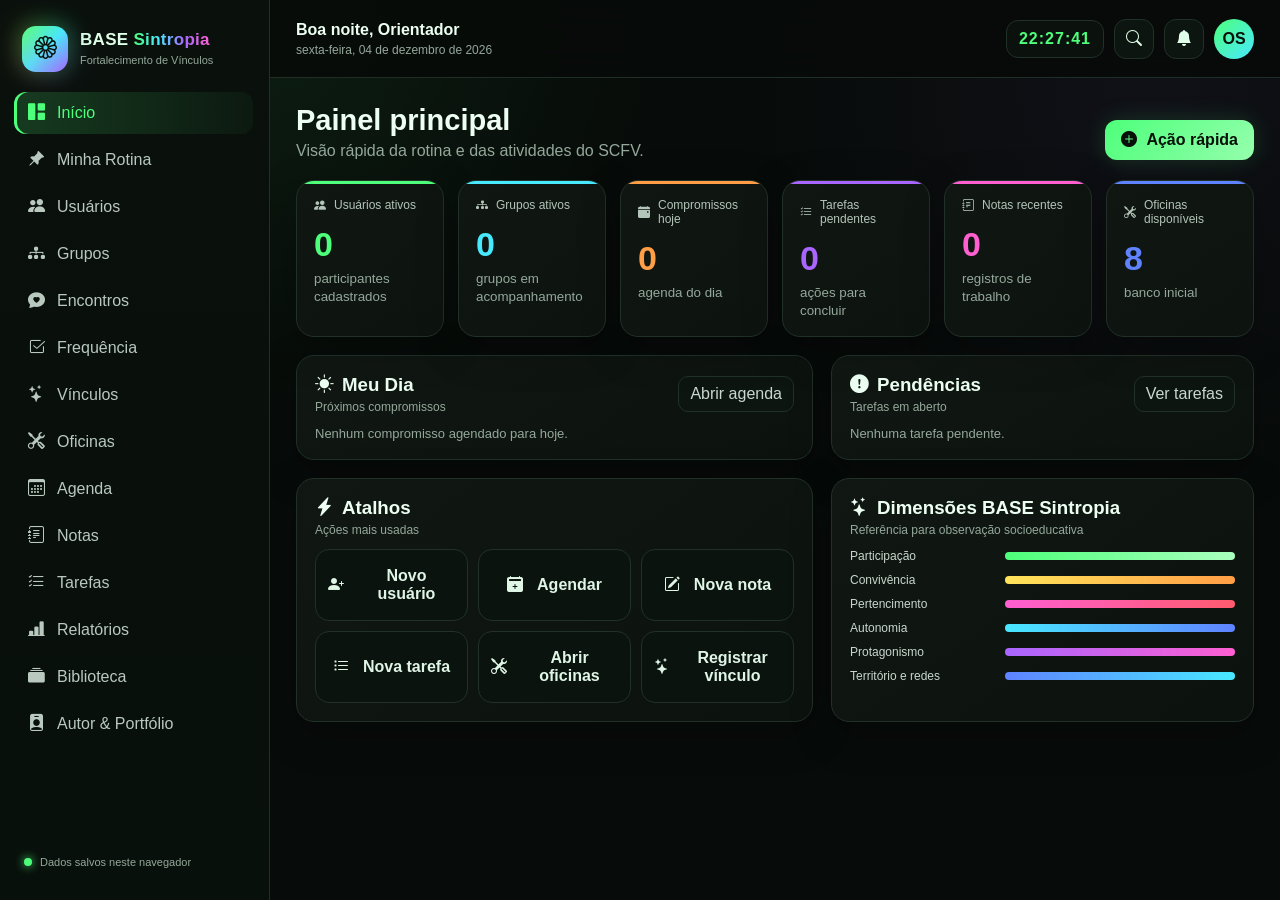
<file: index.html>
<!DOCTYPE html>
<html lang="pt-BR">
<head>
  <meta charset="UTF-8" />
  <meta name="viewport" content="width=device-width, initial-scale=1.0" />
  <meta name="theme-color" content="#0b0f0d" />
  <title>BASE Sintropia</title>
  <link rel="stylesheet" href="https://cdn.jsdelivr.net/npm/bootstrap-icons@1.11.3/font/bootstrap-icons.min.css" />
  <link rel="stylesheet" href="style.css" />
</head>
<body>
  <div class="app-shell">
    <aside class="sidebar" id="sidebar">
      <div class="brand">
        <div class="brand-mark" aria-label="BASE Sintropia"><i class="bi bi-flower1"></i></div>
        <div>
          <h1><span class="brand-base">BASE</span> <span class="brand-sintropia">Sintropia</span></h1>
          <small>Fortalecimento de Vínculos</small>
        </div>
      </div>

      <nav class="nav">
        <button class="nav-item active" data-view="dashboard"><i class="bi bi-grid-1x2-fill"></i><span>Início</span></button>
        <button class="nav-item" data-view="rotina"><i class="bi bi-pin-angle-fill"></i><span>Minha Rotina</span></button>
        <button class="nav-item" data-view="usuarios"><i class="bi bi-people-fill"></i><span>Usuários</span></button>
        <button class="nav-item" data-view="grupos"><i class="bi bi-diagram-3-fill"></i><span>Grupos</span></button>
        <button class="nav-item" data-view="encontros"><i class="bi bi-chat-heart-fill"></i><span>Encontros</span></button>
        <button class="nav-item" data-view="frequencia"><i class="bi bi-check2-square"></i><span>Frequência</span></button>
        <button class="nav-item" data-view="vinculos"><i class="bi bi-stars"></i><span>Vínculos</span></button>
        <button class="nav-item" data-view="oficinas"><i class="bi bi-tools"></i><span>Oficinas</span></button>
        <button class="nav-item" data-view="agenda"><i class="bi bi-calendar3"></i><span>Agenda</span></button>
        <button class="nav-item" data-view="notas"><i class="bi bi-journal-text"></i><span>Notas</span></button>
        <button class="nav-item" data-view="tarefas"><i class="bi bi-list-check"></i><span>Tarefas</span></button>
        <button class="nav-item" data-view="relatorios"><i class="bi bi-bar-chart-line-fill"></i><span>Relatórios</span></button>
        <button class="nav-item" data-view="biblioteca"><i class="bi bi-collection-fill"></i><span>Biblioteca</span></button>
        <a class="nav-item portfolio-link" href="portfolio.html"><i class="bi bi-person-badge-fill"></i><span>Autor & Portfólio</span></a>
      </nav>

      <div class="sidebar-footer">
        <div class="status-dot"></div>
        <span>Dados salvos neste navegador</span>
      </div>
    </aside>

    <main class="main">
      <header class="topbar">
        <button class="menu-toggle" id="menuToggle" aria-label="Abrir menu"><i class="bi bi-list"></i></button>

        <div class="welcome">
          <strong id="welcomeText">Bom dia, Orientador</strong>
          <span id="dateText"></span>
        </div>

        <div class="top-actions">
          <div class="clock" id="clock">00:00:00</div>
          <button class="icon-btn" id="globalSearchBtn" title="Busca global"><i class="bi bi-search"></i></button>
          <button class="icon-btn" id="notificationBtn" title="Notificações"><i class="bi bi-bell-fill"></i></button>
          <div class="avatar">OS</div>
        </div>
      </header>

      <section class="content">
        <!-- DASHBOARD -->
        <div class="view active" id="view-dashboard">
          <div class="page-heading">
            <div>
              <h2>Painel principal</h2>
              <p>Visão rápida da rotina e das atividades do SCFV.</p>
            </div>
            <button class="primary-btn" onclick="openQuickAction()"><i class="bi bi-plus-circle-fill"></i> Ação rápida</button>
          </div>

          <div class="cards-grid dashboard-cards">
            <article class="stat-card green">
              <span><i class="bi bi-people-fill"></i> Usuários ativos</span>
              <strong id="statUsers">0</strong>
              <small>participantes cadastrados</small>
            </article>
            <article class="stat-card cyan">
              <span><i class="bi bi-diagram-3-fill"></i> Grupos ativos</span>
              <strong id="statGroups">0</strong>
              <small>grupos em acompanhamento</small>
            </article>
            <article class="stat-card orange">
              <span><i class="bi bi-calendar-event-fill"></i> Compromissos hoje</span>
              <strong id="statAgenda">0</strong>
              <small>agenda do dia</small>
            </article>
            <article class="stat-card purple">
              <span><i class="bi bi-list-check"></i> Tarefas pendentes</span>
              <strong id="statTasks">0</strong>
              <small>ações para concluir</small>
            </article>
            <article class="stat-card pink">
              <span><i class="bi bi-journal-text"></i> Notas recentes</span>
              <strong id="statNotes">0</strong>
              <small>registros de trabalho</small>
            </article>
            <article class="stat-card blue">
              <span><i class="bi bi-tools"></i> Oficinas disponíveis</span>
              <strong id="statWorkshops">8</strong>
              <small>banco inicial</small>
            </article>
          </div>

          <div class="two-col">
            <article class="panel">
              <div class="panel-head">
                <div>
                  <h3><i class="bi bi-sun-fill"></i> Meu Dia</h3>
                  <p>Próximos compromissos</p>
                </div>
                <button class="ghost-btn" data-view-link="agenda">Abrir agenda</button>
              </div>
              <div id="todayAgenda" class="timeline empty-state">Nenhum compromisso agendado para hoje.</div>
            </article>

            <article class="panel">
              <div class="panel-head">
                <div>
                  <h3><i class="bi bi-exclamation-circle-fill"></i> Pendências</h3>
                  <p>Tarefas em aberto</p>
                </div>
                <button class="ghost-btn" data-view-link="tarefas">Ver tarefas</button>
              </div>
              <div id="dashboardTasks" class="list empty-state">Nenhuma tarefa pendente.</div>
            </article>
          </div>

          <div class="two-col">
            <article class="panel">
              <div class="panel-head">
                <div>
                  <h3><i class="bi bi-lightning-charge-fill"></i> Atalhos</h3>
                  <p>Ações mais usadas</p>
                </div>
              </div>
              <div class="quick-grid">
                <button onclick="showView('usuarios'); setTimeout(()=>document.getElementById('userName').focus(),100)"><i class="bi bi-person-plus-fill"></i> Novo usuário</button>
                <button onclick="showView('agenda'); setTimeout(()=>document.getElementById('agendaTitle').focus(),100)"><i class="bi bi-calendar2-plus-fill"></i> Agendar</button>
                <button onclick="showView('notas'); setTimeout(()=>document.getElementById('noteText').focus(),100)"><i class="bi bi-pencil-square"></i> Nova nota</button>
                <button onclick="showView('tarefas'); setTimeout(()=>document.getElementById('taskTitle').focus(),100)"><i class="bi bi-list-task"></i> Nova tarefa</button>
                <button onclick="showView('oficinas')"><i class="bi bi-tools"></i> Abrir oficinas</button>
                <button onclick="showView('vinculos')"><i class="bi bi-stars"></i> Registrar vínculo</button>
              </div>
            </article>

            <article class="panel">
              <div class="panel-head">
                <div>
                  <h3><i class="bi bi-stars"></i> Dimensões BASE Sintropia</h3>
                  <p>Referência para observação socioeducativa</p>
                </div>
              </div>
              <div class="rainbow-bars">
                <div><span>Participação</span><i class="bar b1"></i></div>
                <div><span>Convivência</span><i class="bar b2"></i></div>
                <div><span>Pertencimento</span><i class="bar b3"></i></div>
                <div><span>Autonomia</span><i class="bar b4"></i></div>
                <div><span>Protagonismo</span><i class="bar b5"></i></div>
                <div><span>Território e redes</span><i class="bar b6"></i></div>
              </div>
            </article>
          </div>
        </div>

        <!-- ROTINA -->
        <div class="view" id="view-rotina">
          <div class="page-heading">
            <div>
              <h2>Minha Rotina</h2>
              <p>Central diária do Orientador Social.</p>
            </div>
          </div>
          <div class="three-col">
            <article class="panel"><h3><i class="bi bi-calendar-day-fill"></i> Agenda de hoje</h3><div id="routineAgenda" class="list empty-state">Sem compromissos.</div></article>
            <article class="panel"><h3><i class="bi bi-list-task"></i> Tarefas</h3><div id="routineTasks" class="list empty-state">Sem tarefas pendentes.</div></article>
            <article class="panel"><h3><i class="bi bi-sticky-fill"></i> Notas recentes</h3><div id="routineNotes" class="list empty-state">Sem notas recentes.</div></article>
          </div>
        </div>

        <!-- USUARIOS -->
        <div class="view" id="view-usuarios">
          <div class="page-heading">
            <div>
              <h2>Usuários</h2>
              <p>Cadastro básico dos participantes do SCFV.</p>
            </div>
          </div>

          <div class="two-col form-layout">
            <article class="panel">
              <h3><i class="bi bi-person-plus-fill"></i> Novo usuário</h3>
              <form id="userForm" class="form-grid">
                <label>Nome completo<input id="userName" required /></label>
                <label>Nome social<input id="userSocialName" /></label>
                <label>Data de nascimento<input id="userBirth" type="date" /></label>
                <label>Grupo<select id="userGroup"><option value="">Sem grupo</option></select></label>
                <label>Telefone<input id="userPhone" type="tel" /></label>
                <label>Responsável<input id="userGuardian" /></label>
                <label>Necessidade de acessibilidade
                  <select id="userAccessibility">
                    <option value="Nenhuma informada">Nenhuma informada</option>
                    <option>Mobilidade</option>
                    <option>Visual</option>
                    <option>Auditiva</option>
                    <option>Intelectual</option>
                    <option>Comunicação</option>
                    <option>Outra</option>
                  </select>
                </label>
                <label>Situação<select id="userStatus"><option>Ativo</option><option>Afastado</option><option>Desligado</option></select></label>
                <button class="primary-btn full" type="submit">Salvar usuário</button>
              </form>
            </article>

            <article class="panel">
              <div class="panel-head">
                <h3><i class="bi bi-people-fill"></i> Participantes cadastrados</h3>
                <input class="mini-search" id="userSearch" placeholder="Buscar nome..." />
              </div>
              <div id="usersList" class="list empty-state">Nenhum usuário cadastrado.</div>
            </article>
          </div>
        </div>

        <!-- GRUPOS -->
        <div class="view" id="view-grupos">
          <div class="page-heading"><div><h2>Grupos</h2><p>Organização dos grupos de convivência.</p></div></div>
          <div class="two-col form-layout">
            <article class="panel">
              <h3><i class="bi bi-diagram-3-fill"></i> Novo grupo</h3>
              <form id="groupForm" class="form-grid">
                <label>Nome do grupo<input id="groupName" required placeholder="Ex.: Adolescentes A" /></label>
                <label>Faixa etária<input id="groupAge" placeholder="Ex.: 12 a 15 anos" /></label>
                <label>Dia principal<select id="groupDay"><option>Segunda</option><option>Terça</option><option>Quarta</option><option>Quinta</option><option>Sexta</option><option>Sábado</option></select></label>
                <label>Horário<input id="groupTime" type="time" /></label>
                <button class="primary-btn full" type="submit">Salvar grupo</button>
              </form>
            </article>
            <article class="panel"><h3><i class="bi bi-collection-fill"></i> Grupos cadastrados</h3><div id="groupsList" class="list empty-state">Nenhum grupo cadastrado.</div></article>
          </div>
        </div>

        <!-- ENCONTROS -->
        <div class="view" id="view-encontros">
          <div class="page-heading"><div><h2>Encontros</h2><p>Registro resumido de atividades realizadas.</p></div></div>
          <div class="two-col form-layout">
            <article class="panel">
              <h3><i class="bi bi-chat-heart-fill"></i> Novo encontro</h3>
              <form id="meetingForm" class="form-grid">
                <label>Grupo<select id="meetingGroup" required></select></label>
                <label>Data<input id="meetingDate" type="date" required /></label>
                <label>Horário<input id="meetingTime" type="time" /></label>
                <label>Tema<input id="meetingTheme" required /></label>
                <label class="full">Objetivo socioeducativo<textarea id="meetingGoal"></textarea></label>
                <label class="full">Relato do encontro<textarea id="meetingReport"></textarea></label>
                <button class="primary-btn full" type="submit">Salvar encontro</button>
              </form>
            </article>
            <article class="panel"><h3><i class="bi bi-clock-history"></i> Histórico de encontros</h3><div id="meetingsList" class="list empty-state">Nenhum encontro registrado.</div></article>
          </div>
        </div>

        <!-- FREQUENCIA -->
        <div class="view" id="view-frequencia">
          <div class="page-heading"><div><h2>Frequência</h2><p>Registro rápido de presença por usuário.</p></div></div>
          <article class="panel">
            <div class="form-grid compact">
              <label>Usuário<select id="attendanceUser"></select></label>
              <label>Data<input id="attendanceDate" type="date" /></label>
              <label>Situação<select id="attendanceStatus"><option>Presente</option><option>Falta</option><option>Falta justificada</option><option>Participação parcial</option></select></label>
              <button id="attendanceSave" class="primary-btn align-end">Registrar</button>
            </div>
            <div id="attendanceList" class="list empty-state">Nenhum registro de frequência.</div>
          </article>
        </div>

        <!-- VINCULOS -->
        <div class="view" id="view-vinculos">
          <div class="page-heading"><div><h2>Vínculos</h2><p>Observações socioeducativas sem diagnóstico ou classificação de vulnerabilidade.</p></div></div>
          <div class="two-col form-layout">
            <article class="panel">
              <h3><i class="bi bi-stars"></i> Nova observação</h3>
              <form id="bondForm" class="form-grid">
                <label>Usuário<select id="bondUser" required></select></label>
                <label>Dimensão
                  <select id="bondDimension">
                    <option>Participação</option>
                    <option>Convivência</option>
                    <option>Pertencimento</option>
                    <option>Autonomia</option>
                    <option>Protagonismo</option>
                    <option>Território e redes</option>
                  </select>
                </label>
                <label>Tipo
                  <select id="bondType">
                    <option>Potencialidade observada</option>
                    <option>Sinal de atenção</option>
                    <option>Situação recorrente</option>
                    <option>Discussão com equipe de referência</option>
                  </select>
                </label>
                <label>Data<input id="bondDate" type="date" /></label>
                <label class="full">Descrição objetiva<textarea id="bondText" required placeholder="Descreva fatos observados, sem diagnóstico."></textarea></label>
                <button class="primary-btn full" type="submit">Salvar observação</button>
              </form>
            </article>
            <article class="panel"><h3><i class="bi bi-card-text"></i> Observações registradas</h3><div id="bondsList" class="list empty-state">Nenhuma observação registrada.</div></article>
          </div>
          <article class="panel recommendation-panel">
            <div class="panel-head">
              <div><h3><i class="bi bi-lightbulb-fill"></i> Intervenções socioeducativas sugeridas</h3><p>Relacionadas à dimensão selecionada. A escolha final é do Orientador e da equipe.</p></div>
            </div>
            <div id="bondRecommendations" class="recommendation-grid"></div>
          </article>
        </div>

        <!-- OFICINAS -->
        <div class="view" id="view-oficinas">
          <div class="page-heading"><div><h2>Oficinas</h2><p>Banco inicial de atividades socioeducativas.</p></div></div>
          <div class="workshop-grid" id="workshopGrid"></div>
        </div>

        <!-- AGENDA -->
        <div class="view" id="view-agenda">
          <div class="page-heading"><div><h2>Agenda</h2><p>Compromissos, oficinas, reuniões e eventos.</p></div></div>
          <div class="two-col form-layout">
            <article class="panel">
              <h3><i class="bi bi-calendar2-plus-fill"></i> Novo compromisso</h3>
              <form id="agendaForm" class="form-grid">
                <label>Título<input id="agendaTitle" required /></label>
                <label>Data<input id="agendaDate" type="date" required /></label>
                <label>Horário<input id="agendaTime" type="time" /></label>
                <label>Tipo<select id="agendaType"><option>SCFV</option><option>Oficina</option><option>Reunião</option><option>Evento</option><option>Relatório</option><option>Tarefa</option></select></label>
                <label class="full">Descrição<textarea id="agendaDescription"></textarea></label>
                <button class="primary-btn full" type="submit">Salvar compromisso</button>
              </form>
            </article>
            <article class="panel">
              <div class="calendar-toolbar">
                <button class="icon-btn" id="calendarPrev" title="Mês anterior"><i class="bi bi-chevron-left"></i></button>
                <h3 id="calendarTitle"><i class="bi bi-calendar3"></i> Calendário</h3>
                <button class="icon-btn" id="calendarNext" title="Próximo mês"><i class="bi bi-chevron-right"></i></button>
              </div>
              <div id="calendar" class="calendar"></div>
              <h3 class="mt"><i class="bi bi-arrow-right-circle-fill"></i> Próximos compromissos</h3>
              <div id="agendaList" class="list empty-state">Nenhum compromisso agendado.</div>
            </article>
          </div>
        </div>

        <!-- NOTAS -->
        <div class="view" id="view-notas">
          <div class="page-heading"><div><h2>Bloco de Notas</h2><p>Anotações rápidas com data e hora automática.</p></div></div>
          <div class="two-col form-layout">
            <article class="panel">
              <h3><i class="bi bi-pencil-square"></i> Nova nota</h3>
              <form id="noteForm" class="form-grid">
                <label>Título<input id="noteTitle" placeholder="Opcional" /></label>
                <label>Tipo<select id="noteType"><option>Nota pessoal de trabalho</option><option>Nota relacionada ao serviço</option></select></label>
                <label class="full">Anotação<textarea id="noteText" required></textarea></label>
                <button class="primary-btn full" type="submit">Salvar nota</button>
              </form>
            </article>
            <article class="panel"><h3><i class="bi bi-journal-richtext"></i> Notas salvas</h3><div id="notesList" class="list empty-state">Nenhuma nota salva.</div></article>
          </div>
        </div>

        <!-- TAREFAS -->
        <div class="view" id="view-tarefas">
          <div class="page-heading"><div><h2>Tarefas</h2><p>Organização das pendências do Orientador.</p></div></div>
          <div class="two-col form-layout">
            <article class="panel">
              <h3><i class="bi bi-list-task"></i> Nova tarefa</h3>
              <form id="taskForm" class="form-grid">
                <label>Tarefa<input id="taskTitle" required /></label>
                <label>Prazo<input id="taskDate" type="date" /></label>
                <label>Prioridade<select id="taskPriority"><option>Normal</option><option>Importante</option><option>Urgente</option></select></label>
                <button class="primary-btn full" type="submit">Salvar tarefa</button>
              </form>
            </article>
            <article class="panel"><h3><i class="bi bi-card-checklist"></i> Lista de tarefas</h3><div id="tasksList" class="list empty-state">Nenhuma tarefa cadastrada.</div></article>
          </div>
        </div>

        <!-- RELATORIOS -->
        <div class="view" id="view-relatorios">
          <div class="page-heading"><div><h2>Relatórios</h2><p>Resumo operacional dos dados registrados nesta versão.</p></div></div>
          <div class="cards-grid">
            <article class="panel report-card"><span>Usuários</span><strong id="reportUsers">0</strong></article>
            <article class="panel report-card"><span>Grupos</span><strong id="reportGroups">0</strong></article>
            <article class="panel report-card"><span>Encontros</span><strong id="reportMeetings">0</strong></article>
            <article class="panel report-card"><span>Observações</span><strong id="reportBonds">0</strong></article>
            <article class="panel report-card"><span>Presenças registradas</span><strong id="reportAttendance">0</strong></article>
            <article class="panel report-card"><span><i class="bi bi-tools"></i> Oficinas disponíveis</span><strong>8</strong></article>
          </div>
          <article class="panel">
            <h3><i class="bi bi-file-earmark-text-fill"></i> Resumo textual</h3>
            <div id="reportSummary"></div>
            <div class="report-actions mt">
              <button class="primary-btn" onclick="window.print()"><i class="bi bi-printer-fill"></i> Imprimir / Salvar em PDF</button>
              <button class="ghost-btn" id="exportBackupBtn"><i class="bi bi-download"></i> Exportar backup</button>
              <button class="ghost-btn" id="importBackupBtn"><i class="bi bi-upload"></i> Importar backup</button>
              <input id="backupFileInput" type="file" accept="application/json,.json" hidden />
            </div>
          </article>
        </div>

        <!-- BIBLIOTECA -->
        <div class="view" id="view-biblioteca">
          <div class="page-heading"><div><h2>Biblioteca</h2><p>Materiais e referências internas da BASE Sintropia.</p></div></div>
          <div class="cards-grid">
            <article class="panel resource-card"><h3><i class="bi bi-compass-fill"></i> Método O.R.I.E.N.T.A.</h3><p>Observar → Registrar → Identificar → Escolher → Nutrir → Traçar → Articular.</p></article>
            <article class="panel resource-card"><h3><i class="bi bi-bar-chart-steps"></i> Dimensões</h3><p>Participação, convivência, pertencimento, autonomia, protagonismo, território e redes.</p></article>
            <article class="panel resource-card"><h3><i class="bi bi-shield-check"></i> Regra de registro</h3><p>Descrever fatos observados. Não realizar diagnóstico clínico, psicológico ou classificação de vulnerabilidade.</p></article>
          </div>
        </div>
      </section>
    </main>
  </div>

  <div class="modal hidden" id="workshopModal">
    <div class="modal-card workshop-modal-card">
      <button class="modal-close" onclick="closeWorkshop()">×</button>
      <div id="workshopContent"></div>
    </div>
  </div>

  <div class="modal hidden" id="userModal">
    <div class="modal-card user-modal-card">
      <button class="modal-close" onclick="closeUserProfile()">×</button>
      <div id="userProfileContent"></div>
    </div>
  </div>

  <div class="modal hidden" id="quickModal">
    <div class="modal-card">
      <button class="modal-close" onclick="closeQuickAction()">×</button>
      <h3><i class="bi bi-lightning-charge-fill"></i> Ação rápida</h3>
      <div class="quick-grid modal-grid">
        <button onclick="closeQuickAction();showView('usuarios')"><i class="bi bi-person-plus-fill"></i> Novo usuário</button>
        <button onclick="closeQuickAction();showView('agenda')"><i class="bi bi-calendar2-plus-fill"></i> Novo compromisso</button>
        <button onclick="closeQuickAction();showView('notas')"><i class="bi bi-pencil-square"></i> Nova nota</button>
        <button onclick="closeQuickAction();showView('tarefas')"><i class="bi bi-list-task"></i> Nova tarefa</button>
      </div>
    </div>
  </div>

  <div class="toast" id="toast"></div>
  <script src="script.js"></script>
</body>
</html>
</file>
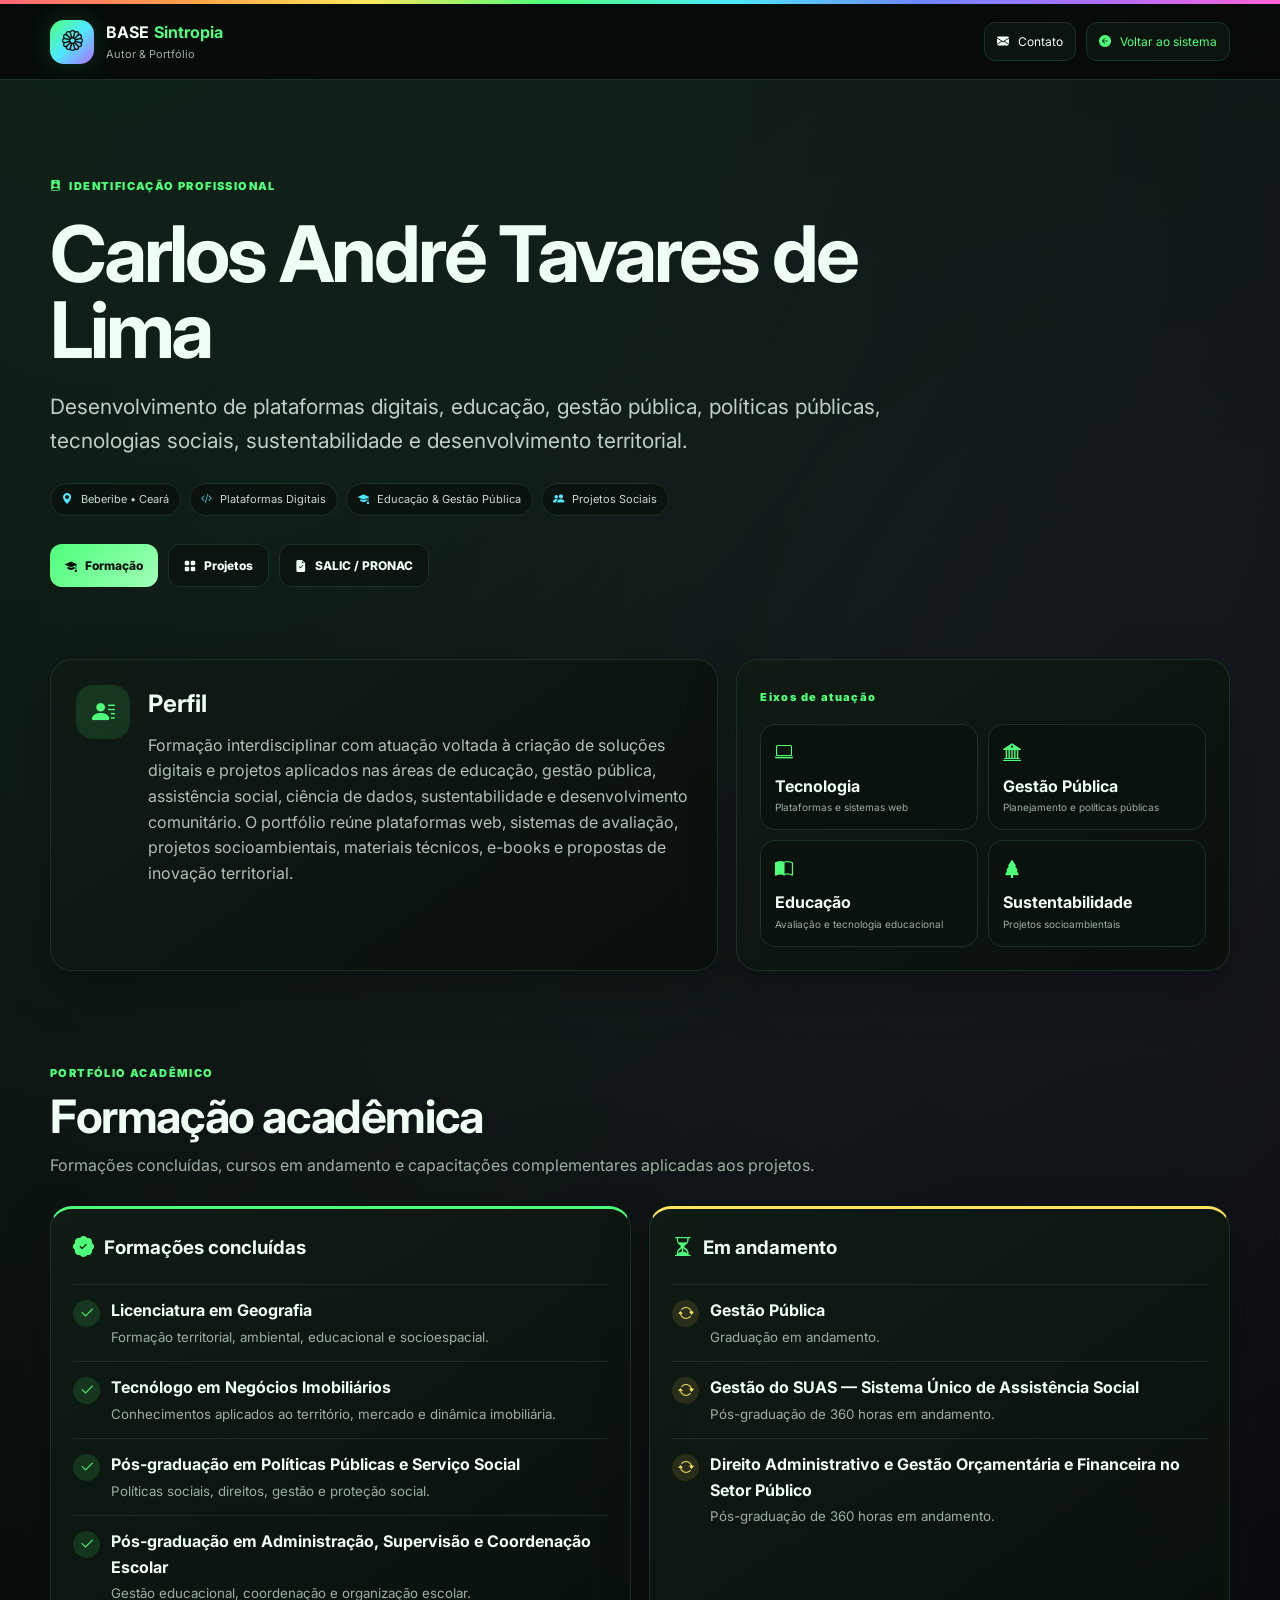
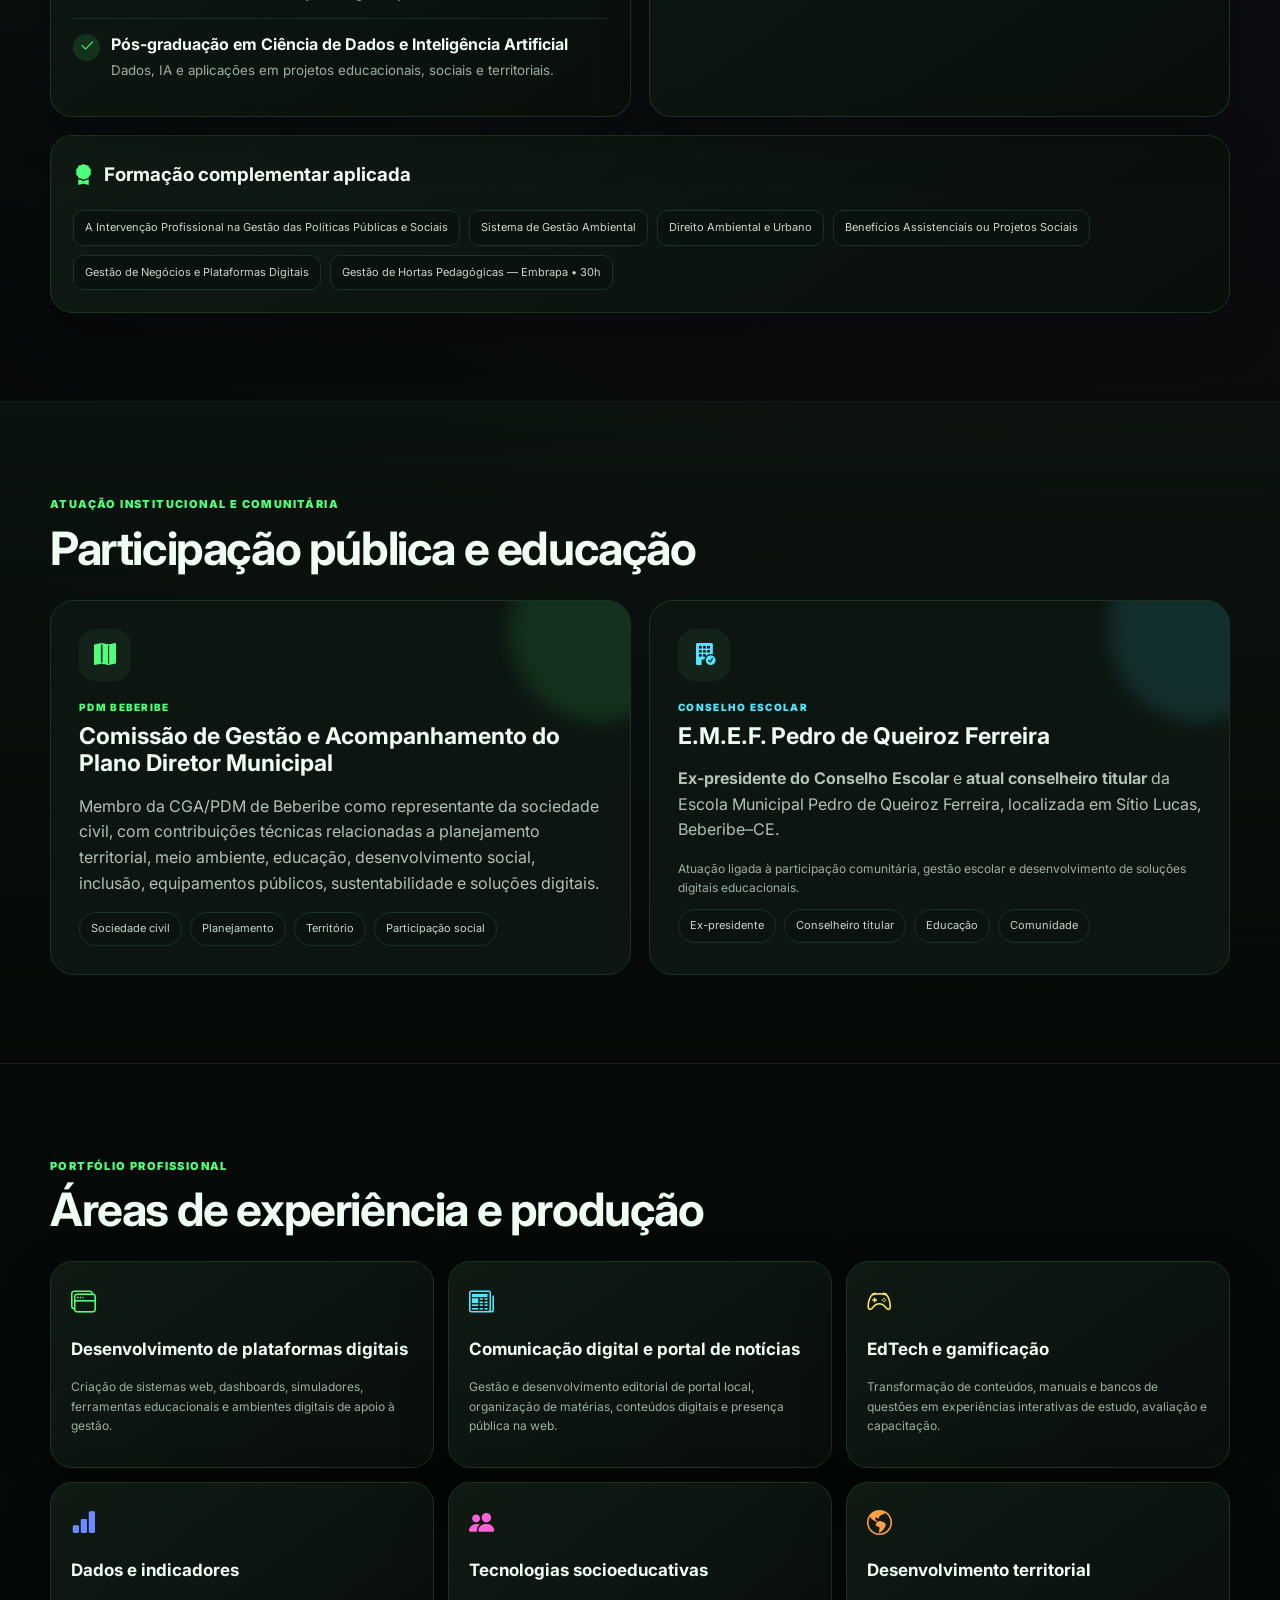
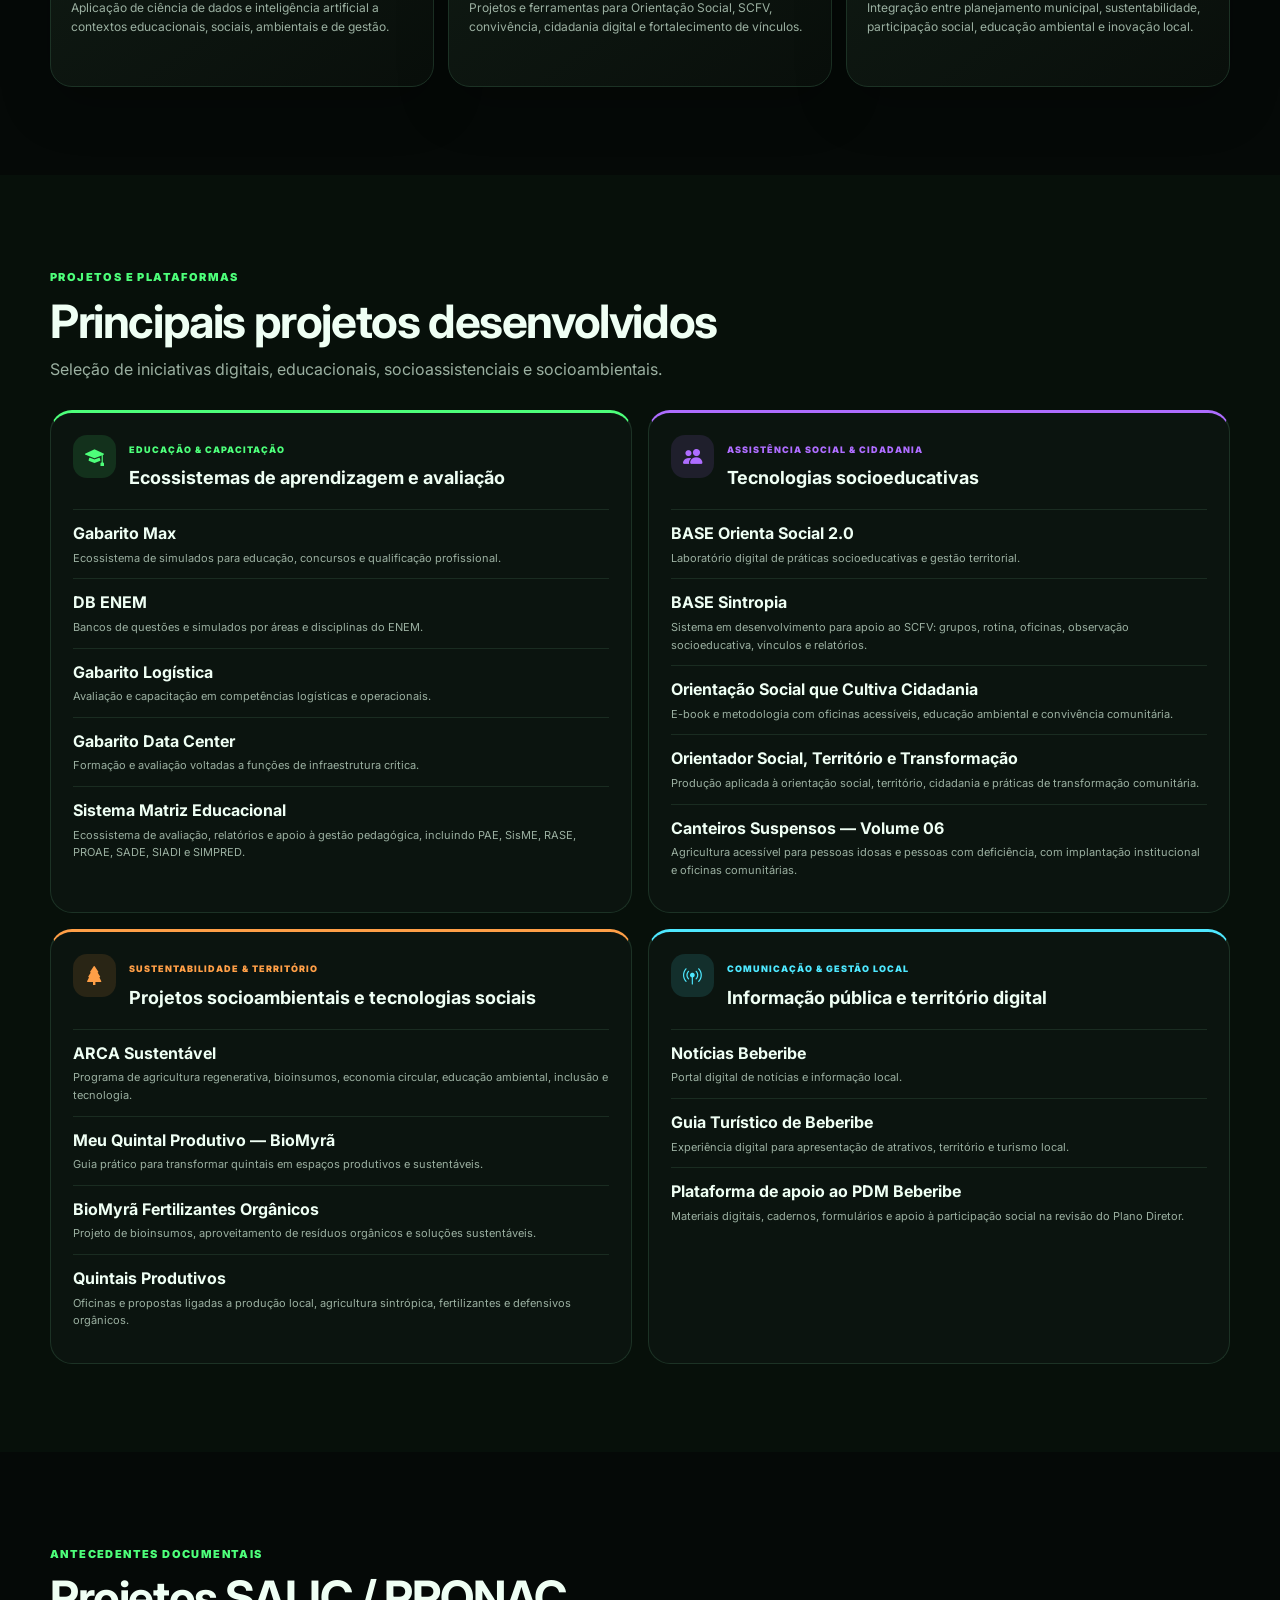
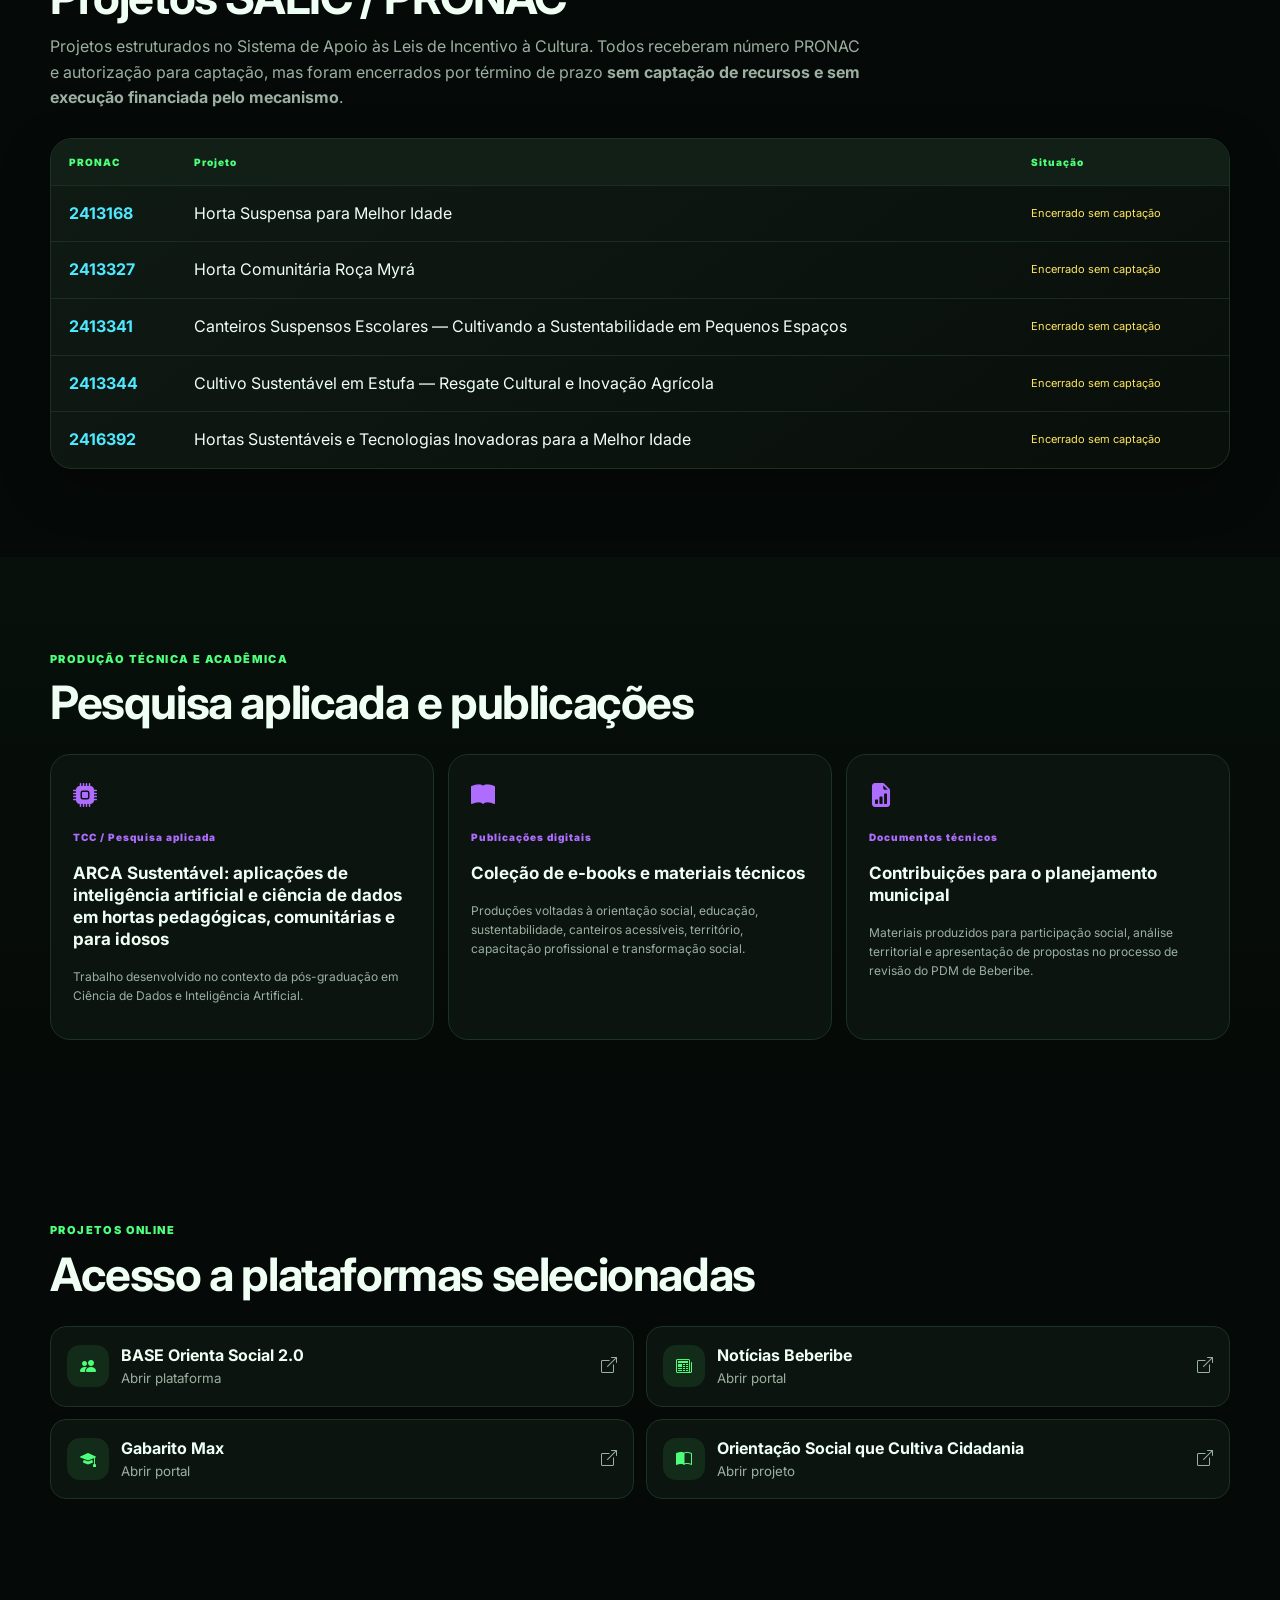
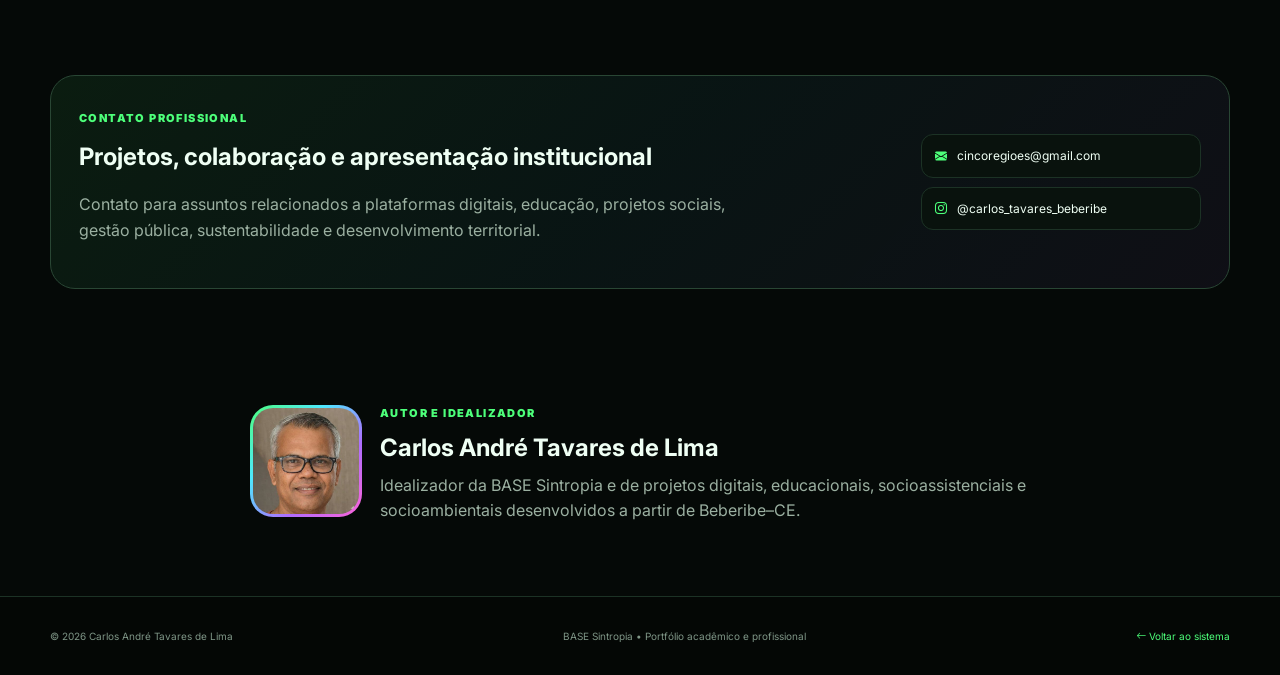
<file: portfolio.html>
<!DOCTYPE html>
<html lang="pt-BR">
<head>
  <meta charset="UTF-8" />
  <meta name="viewport" content="width=device-width, initial-scale=1.0" />
  <meta name="theme-color" content="#07110b" />
  <meta name="description" content="Portfólio acadêmico e profissional de Carlos André Tavares de Lima, idealizador da BASE Sintropia." />
  <title>Carlos André Tavares de Lima | Autor & Portfólio</title>
  <link rel="preconnect" href="https://fonts.googleapis.com">
  <link rel="preconnect" href="https://fonts.gstatic.com" crossorigin>
  <link href="https://fonts.googleapis.com/css2?family=Inter:wght@400;500;600;700;800;900&display=swap" rel="stylesheet">
  <link rel="stylesheet" href="https://cdn.jsdelivr.net/npm/bootstrap-icons@1.11.3/font/bootstrap-icons.min.css" />
  <link rel="stylesheet" href="portfolio.css" />
</head>
<body>
  <div class="rainbow-line"></div>

  <header class="topbar">
    <a class="brand" href="index.html" aria-label="Voltar à BASE Sintropia">
      <span class="brand-mark"><i class="bi bi-flower1"></i></span>
      <span>
        <strong>BASE <em>Sintropia</em></strong>
        <small>Autor & Portfólio</small>
      </span>
    </a>
    <nav class="top-actions">
      <a href="#contato"><i class="bi bi-envelope-fill"></i> Contato</a>
      <a class="back" href="index.html"><i class="bi bi-arrow-left-circle-fill"></i> Voltar ao sistema</a>
    </nav>
  </header>

  <main>
    <section class="hero container">
      <div class="hero-kicker"><i class="bi bi-person-badge-fill"></i> IDENTIFICAÇÃO PROFISSIONAL</div>
      <h1>Carlos André Tavares de Lima</h1>
      <p class="hero-subtitle">Desenvolvimento de plataformas digitais, educação, gestão pública, políticas públicas, tecnologias sociais, sustentabilidade e desenvolvimento territorial.</p>
      <div class="chips">
        <span><i class="bi bi-geo-alt-fill"></i> Beberibe • Ceará</span>
        <span><i class="bi bi-code-slash"></i> Plataformas Digitais</span>
        <span><i class="bi bi-mortarboard-fill"></i> Educação & Gestão Pública</span>
        <span><i class="bi bi-people-fill"></i> Projetos Sociais</span>
      </div>
      <div class="hero-actions">
        <a href="#formacao" class="btn primary"><i class="bi bi-mortarboard-fill"></i> Formação</a>
        <a href="#projetos" class="btn"><i class="bi bi-grid-fill"></i> Projetos</a>
        <a href="#salic" class="btn"><i class="bi bi-file-earmark-check-fill"></i> SALIC / PRONAC</a>
      </div>
    </section>

    <section class="container intro-grid">
      <article class="glass intro-card">
        <div class="section-icon green"><i class="bi bi-person-lines-fill"></i></div>
        <div>
          <h2>Perfil</h2>
          <p>Formação interdisciplinar com atuação voltada à criação de soluções digitais e projetos aplicados nas áreas de educação, gestão pública, assistência social, ciência de dados, sustentabilidade e desenvolvimento comunitário. O portfólio reúne plataformas web, sistemas de avaliação, projetos socioambientais, materiais técnicos, e-books e propostas de inovação territorial.</p>
        </div>
      </article>
      <article class="glass highlight-card">
        <span class="eyebrow">Eixos de atuação</span>
        <div class="mini-grid">
          <div><i class="bi bi-laptop"></i><strong>Tecnologia</strong><small>Plataformas e sistemas web</small></div>
          <div><i class="bi bi-bank2"></i><strong>Gestão Pública</strong><small>Planejamento e políticas públicas</small></div>
          <div><i class="bi bi-book-half"></i><strong>Educação</strong><small>Avaliação e tecnologia educacional</small></div>
          <div><i class="bi bi-tree-fill"></i><strong>Sustentabilidade</strong><small>Projetos socioambientais</small></div>
        </div>
      </article>
    </section>

    <section class="section container" id="formacao">
      <div class="section-heading">
        <span class="eyebrow">PORTFÓLIO ACADÊMICO</span>
        <h2>Formação acadêmica</h2>
        <p>Formações concluídas, cursos em andamento e capacitações complementares aplicadas aos projetos.</p>
      </div>

      <div class="academic-grid">
        <article class="glass academic-card completed">
          <div class="card-title"><i class="bi bi-patch-check-fill"></i><h3>Formações concluídas</h3></div>
          <ul class="credential-list">
            <li><span class="status done"><i class="bi bi-check2"></i></span><div><strong>Licenciatura em Geografia</strong><small>Formação territorial, ambiental, educacional e socioespacial.</small></div></li>
            <li><span class="status done"><i class="bi bi-check2"></i></span><div><strong>Tecnólogo em Negócios Imobiliários</strong><small>Conhecimentos aplicados ao território, mercado e dinâmica imobiliária.</small></div></li>
            <li><span class="status done"><i class="bi bi-check2"></i></span><div><strong>Pós-graduação em Políticas Públicas e Serviço Social</strong><small>Políticas sociais, direitos, gestão e proteção social.</small></div></li>
            <li><span class="status done"><i class="bi bi-check2"></i></span><div><strong>Pós-graduação em Administração, Supervisão e Coordenação Escolar</strong><small>Gestão educacional, coordenação e organização escolar.</small></div></li>
            <li><span class="status done"><i class="bi bi-check2"></i></span><div><strong>Pós-graduação em Ciência de Dados e Inteligência Artificial</strong><small>Dados, IA e aplicações em projetos educacionais, sociais e territoriais.</small></div></li>
          </ul>
        </article>

        <article class="glass academic-card progress">
          <div class="card-title"><i class="bi bi-hourglass-split"></i><h3>Em andamento</h3></div>
          <ul class="credential-list">
            <li><span class="status doing"><i class="bi bi-arrow-repeat"></i></span><div><strong>Gestão Pública</strong><small>Graduação em andamento.</small></div></li>
            <li><span class="status doing"><i class="bi bi-arrow-repeat"></i></span><div><strong>Gestão do SUAS — Sistema Único de Assistência Social</strong><small>Pós-graduação de 360 horas em andamento.</small></div></li>
            <li><span class="status doing"><i class="bi bi-arrow-repeat"></i></span><div><strong>Direito Administrativo e Gestão Orçamentária e Financeira no Setor Público</strong><small>Pós-graduação de 360 horas em andamento.</small></div></li>
          </ul>
        </article>
      </div>

      <article class="glass complementary">
        <div class="card-title"><i class="bi bi-award-fill"></i><h3>Formação complementar aplicada</h3></div>
        <div class="tag-cloud">
          <span>A Intervenção Profissional na Gestão das Políticas Públicas e Sociais</span>
          <span>Sistema de Gestão Ambiental</span>
          <span>Direito Ambiental e Urbano</span>
          <span>Benefícios Assistenciais ou Projetos Sociais</span>
          <span>Gestão de Negócios e Plataformas Digitais</span>
          <span>Gestão de Hortas Pedagógicas — Embrapa • 30h</span>
        </div>
      </article>
    </section>

    <section class="section institutional" id="atuacao">
      <div class="container">
        <div class="section-heading">
          <span class="eyebrow">ATUAÇÃO INSTITUCIONAL E COMUNITÁRIA</span>
          <h2>Participação pública e educação</h2>
        </div>
        <div class="institution-grid">
          <article class="institution-card pdm">
            <div class="big-icon"><i class="bi bi-map-fill"></i></div>
            <span class="label">PDM BEBERIBE</span>
            <h3>Comissão de Gestão e Acompanhamento do Plano Diretor Municipal</h3>
            <p>Membro da CGA/PDM de Beberibe como representante da sociedade civil, com contribuições técnicas relacionadas a planejamento territorial, meio ambiente, educação, desenvolvimento social, inclusão, equipamentos públicos, sustentabilidade e soluções digitais.</p>
            <div class="pill-row"><span>Sociedade civil</span><span>Planejamento</span><span>Território</span><span>Participação social</span></div>
          </article>

          <article class="institution-card school">
            <div class="big-icon"><i class="bi bi-building-fill-check"></i></div>
            <span class="label">CONSELHO ESCOLAR</span>
            <h3>E.M.E.F. Pedro de Queiroz Ferreira</h3>
            <p><strong>Ex-presidente do Conselho Escolar</strong> e <strong>atual conselheiro titular</strong> da Escola Municipal Pedro de Queiroz Ferreira, localizada em Sítio Lucas, Beberibe–CE.</p>
            <p class="sub">Atuação ligada à participação comunitária, gestão escolar e desenvolvimento de soluções digitais educacionais.</p>
            <div class="pill-row"><span>Ex-presidente</span><span>Conselheiro titular</span><span>Educação</span><span>Comunidade</span></div>
          </article>
        </div>
      </div>
    </section>

    <section class="section container" id="profissional">
      <div class="section-heading">
        <span class="eyebrow">PORTFÓLIO PROFISSIONAL</span>
        <h2>Áreas de experiência e produção</h2>
      </div>
      <div class="professional-grid">
        <article class="glass professional-card"><i class="bi bi-window-stack"></i><h3>Desenvolvimento de plataformas digitais</h3><p>Criação de sistemas web, dashboards, simuladores, ferramentas educacionais e ambientes digitais de apoio à gestão.</p></article>
        <article class="glass professional-card"><i class="bi bi-newspaper"></i><h3>Comunicação digital e portal de notícias</h3><p>Gestão e desenvolvimento editorial de portal local, organização de matérias, conteúdos digitais e presença pública na web.</p></article>
        <article class="glass professional-card"><i class="bi bi-controller"></i><h3>EdTech e gamificação</h3><p>Transformação de conteúdos, manuais e bancos de questões em experiências interativas de estudo, avaliação e capacitação.</p></article>
        <article class="glass professional-card"><i class="bi bi-bar-chart-fill"></i><h3>Dados e indicadores</h3><p>Aplicação de ciência de dados e inteligência artificial a contextos educacionais, sociais, ambientais e de gestão.</p></article>
        <article class="glass professional-card"><i class="bi bi-people-fill"></i><h3>Tecnologias socioeducativas</h3><p>Projetos e ferramentas para Orientação Social, SCFV, convivência, cidadania digital e fortalecimento de vínculos.</p></article>
        <article class="glass professional-card"><i class="bi bi-globe-americas"></i><h3>Desenvolvimento territorial</h3><p>Integração entre planejamento municipal, sustentabilidade, participação social, educação ambiental e inovação local.</p></article>
      </div>
    </section>

    <section class="section projects-section" id="projetos">
      <div class="container">
        <div class="section-heading">
          <span class="eyebrow">PROJETOS E PLATAFORMAS</span>
          <h2>Principais projetos desenvolvidos</h2>
          <p>Seleção de iniciativas digitais, educacionais, socioassistenciais e socioambientais.</p>
        </div>

        <div class="project-groups">
          <article class="project-group green-group">
            <div class="group-head"><i class="bi bi-mortarboard-fill"></i><div><span>EDUCAÇÃO & CAPACITAÇÃO</span><h3>Ecossistemas de aprendizagem e avaliação</h3></div></div>
            <div class="project-list">
              <div><strong>Gabarito Max</strong><small>Ecossistema de simulados para educação, concursos e qualificação profissional.</small></div>
              <div><strong>DB ENEM</strong><small>Bancos de questões e simulados por áreas e disciplinas do ENEM.</small></div>
              <div><strong>Gabarito Logística</strong><small>Avaliação e capacitação em competências logísticas e operacionais.</small></div>
              <div><strong>Gabarito Data Center</strong><small>Formação e avaliação voltadas a funções de infraestrutura crítica.</small></div>
              <div><strong>Sistema Matriz Educacional</strong><small>Ecossistema de avaliação, relatórios e apoio à gestão pedagógica, incluindo PAE, SisME, RASE, PROAE, SADE, SIADI e SIMPRED.</small></div>
            </div>
          </article>

          <article class="project-group purple-group">
            <div class="group-head"><i class="bi bi-people-fill"></i><div><span>ASSISTÊNCIA SOCIAL & CIDADANIA</span><h3>Tecnologias socioeducativas</h3></div></div>
            <div class="project-list">
              <div><strong>BASE Orienta Social 2.0</strong><small>Laboratório digital de práticas socioeducativas e gestão territorial.</small></div>
              <div><strong>BASE Sintropia</strong><small>Sistema em desenvolvimento para apoio ao SCFV: grupos, rotina, oficinas, observação socioeducativa, vínculos e relatórios.</small></div>
              <div><strong>Orientação Social que Cultiva Cidadania</strong><small>E-book e metodologia com oficinas acessíveis, educação ambiental e convivência comunitária.</small></div>
              <div><strong>Orientador Social, Território e Transformação</strong><small>Produção aplicada à orientação social, território, cidadania e práticas de transformação comunitária.</small></div>
              <div><strong>Canteiros Suspensos — Volume 06</strong><small>Agricultura acessível para pessoas idosas e pessoas com deficiência, com implantação institucional e oficinas comunitárias.</small></div>
            </div>
          </article>

          <article class="project-group orange-group">
            <div class="group-head"><i class="bi bi-tree-fill"></i><div><span>SUSTENTABILIDADE & TERRITÓRIO</span><h3>Projetos socioambientais e tecnologias sociais</h3></div></div>
            <div class="project-list">
              <div><strong>ARCA Sustentável</strong><small>Programa de agricultura regenerativa, bioinsumos, economia circular, educação ambiental, inclusão e tecnologia.</small></div>
              <div><strong>Meu Quintal Produtivo — BioMyrã</strong><small>Guia prático para transformar quintais em espaços produtivos e sustentáveis.</small></div>
              <div><strong>BioMyrã Fertilizantes Orgânicos</strong><small>Projeto de bioinsumos, aproveitamento de resíduos orgânicos e soluções sustentáveis.</small></div>
              <div><strong>Quintais Produtivos</strong><small>Oficinas e propostas ligadas a produção local, agricultura sintrópica, fertilizantes e defensivos orgânicos.</small></div>
            </div>
          </article>

          <article class="project-group blue-group">
            <div class="group-head"><i class="bi bi-broadcast-pin"></i><div><span>COMUNICAÇÃO & GESTÃO LOCAL</span><h3>Informação pública e território digital</h3></div></div>
            <div class="project-list">
              <div><strong>Notícias Beberibe</strong><small>Portal digital de notícias e informação local.</small></div>
              <div><strong>Guia Turístico de Beberibe</strong><small>Experiência digital para apresentação de atrativos, território e turismo local.</small></div>
              <div><strong>Plataforma de apoio ao PDM Beberibe</strong><small>Materiais digitais, cadernos, formulários e apoio à participação social na revisão do Plano Diretor.</small></div>
            </div>
          </article>
        </div>
      </div>
    </section>

    <section class="section container" id="salic">
      <div class="section-heading">
        <span class="eyebrow">ANTECEDENTES DOCUMENTAIS</span>
        <h2>Projetos SALIC / PRONAC</h2>
        <p>Projetos estruturados no Sistema de Apoio às Leis de Incentivo à Cultura. Todos receberam número PRONAC e autorização para captação, mas foram encerrados por término de prazo <strong>sem captação de recursos e sem execução financiada pelo mecanismo</strong>.</p>
      </div>
      <div class="salic-table glass">
        <div class="salic-row head"><span>PRONAC</span><span>Projeto</span><span>Situação</span></div>
        <div class="salic-row"><strong>2413168</strong><span>Horta Suspensa para Melhor Idade</span><em>Encerrado sem captação</em></div>
        <div class="salic-row"><strong>2413327</strong><span>Horta Comunitária Roça Myrá</span><em>Encerrado sem captação</em></div>
        <div class="salic-row"><strong>2413341</strong><span>Canteiros Suspensos Escolares — Cultivando a Sustentabilidade em Pequenos Espaços</span><em>Encerrado sem captação</em></div>
        <div class="salic-row"><strong>2413344</strong><span>Cultivo Sustentável em Estufa — Resgate Cultural e Inovação Agrícola</span><em>Encerrado sem captação</em></div>
        <div class="salic-row"><strong>2416392</strong><span>Hortas Sustentáveis e Tecnologias Inovadoras para a Melhor Idade</span><em>Encerrado sem captação</em></div>
      </div>
    </section>

    <section class="section academic-production">
      <div class="container">
        <div class="section-heading">
          <span class="eyebrow">PRODUÇÃO TÉCNICA E ACADÊMICA</span>
          <h2>Pesquisa aplicada e publicações</h2>
        </div>
        <div class="publication-grid">
          <article><i class="bi bi-cpu-fill"></i><span>TCC / Pesquisa aplicada</span><h3>ARCA Sustentável: aplicações de inteligência artificial e ciência de dados em hortas pedagógicas, comunitárias e para idosos</h3><p>Trabalho desenvolvido no contexto da pós-graduação em Ciência de Dados e Inteligência Artificial.</p></article>
          <article><i class="bi bi-book-fill"></i><span>Publicações digitais</span><h3>Coleção de e-books e materiais técnicos</h3><p>Produções voltadas à orientação social, educação, sustentabilidade, canteiros acessíveis, território, capacitação profissional e transformação social.</p></article>
          <article><i class="bi bi-file-earmark-bar-graph-fill"></i><span>Documentos técnicos</span><h3>Contribuições para o planejamento municipal</h3><p>Materiais produzidos para participação social, análise territorial e apresentação de propostas no processo de revisão do PDM de Beberibe.</p></article>
        </div>
      </div>
    </section>

    <section class="section container links-section">
      <div class="section-heading"><span class="eyebrow">PROJETOS ONLINE</span><h2>Acesso a plataformas selecionadas</h2></div>
      <div class="link-grid">
        <a href="https://cincoregioes-star.github.io/BASE-Orienta-Social-2.0/" target="_blank" rel="noopener"><i class="bi bi-people-fill"></i><span><strong>BASE Orienta Social 2.0</strong><small>Abrir plataforma</small></span><i class="bi bi-box-arrow-up-right"></i></a>
        <a href="https://cincoregioes-star.github.io/site_noticias_beberibe_oficial_3/" target="_blank" rel="noopener"><i class="bi bi-newspaper"></i><span><strong>Notícias Beberibe</strong><small>Abrir portal</small></span><i class="bi bi-box-arrow-up-right"></i></a>
        <a href="https://cincoregioes-star.github.io/oficial-portal-gabaritomax/" target="_blank" rel="noopener"><i class="bi bi-mortarboard-fill"></i><span><strong>Gabarito Max</strong><small>Abrir portal</small></span><i class="bi bi-box-arrow-up-right"></i></a>
        <a href="https://cincoregioes-star.github.io/E-BOOK-ORIENTA-O-SOCIAL-QUE-CULTIVA-CIDADANIA/" target="_blank" rel="noopener"><i class="bi bi-book-half"></i><span><strong>Orientação Social que Cultiva Cidadania</strong><small>Abrir projeto</small></span><i class="bi bi-box-arrow-up-right"></i></a>
      </div>
    </section>

    <section class="section container contact" id="contato">
      <div class="contact-card">
        <div>
          <span class="eyebrow">CONTATO PROFISSIONAL</span>
          <h2>Projetos, colaboração e apresentação institucional</h2>
          <p>Contato para assuntos relacionados a plataformas digitais, educação, projetos sociais, gestão pública, sustentabilidade e desenvolvimento territorial.</p>
        </div>
        <div class="contact-actions">
          <a href="mailto:cincoregioes@gmail.com"><i class="bi bi-envelope-fill"></i> cincoregioes@gmail.com</a>
          <a href="https://www.instagram.com/carlos_tavares_beberibe/" target="_blank" rel="noopener"><i class="bi bi-instagram"></i> @carlos_tavares_beberibe</a>
        </div>
      </div>
    </section>

    <section class="author-final container">
      <div class="author-photo-wrap"><img src="assets/carlos-tavares.jpg" alt="Foto de Carlos André Tavares de Lima" /></div>
      <div>
        <span class="eyebrow">AUTOR E IDEALIZADOR</span>
        <h2>Carlos André Tavares de Lima</h2>
        <p>Idealizador da BASE Sintropia e de projetos digitais, educacionais, socioassistenciais e socioambientais desenvolvidos a partir de Beberibe–CE.</p>
      </div>
    </section>
  </main>

  <footer>
    <div class="container footer-content">
      <span>© 2026 Carlos André Tavares de Lima</span>
      <span>BASE Sintropia • Portfólio acadêmico e profissional</span>
      <a href="index.html"><i class="bi bi-arrow-left"></i> Voltar ao sistema</a>
    </div>
  </footer>
</body>
</html>
</file>
<file: style.css>
*{box-sizing:border-box}
:root{
  --bg:#070b09;
  --bg2:#0b100d;
  --panel:#101713;
  --panel2:#141d17;
  --line:#213128;
  --text:#ecfff2;
  --muted:#94a89b;
  --neon:#4dff7a;
  --cyan:#48e8ff;
  --blue:#5f83ff;
  --purple:#a966ff;
  --pink:#ff5fd1;
  --red:#ff5b6e;
  --orange:#ff9e46;
  --yellow:#ffe45a;
  --radius:18px;
  --shadow:0 12px 40px rgba(0,0,0,.25);
}
html{scroll-behavior:smooth}
body{
  margin:0;
  background:
    radial-gradient(circle at 20% 0%,rgba(77,255,122,.08),transparent 30%),
    radial-gradient(circle at 90% 10%,rgba(169,102,255,.06),transparent 28%),
    var(--bg);
  color:var(--text);
  font-family:Inter,Segoe UI,Roboto,Arial,sans-serif;
  min-height:100vh;
}
button,input,select,textarea{font:inherit}
button{cursor:pointer}
.app-shell{display:flex;min-height:100vh}
.sidebar{
  width:270px;
  background:linear-gradient(180deg,#0a100c 0%,#08100b 100%);
  border-right:1px solid var(--line);
  padding:18px 14px;
  position:fixed;
  inset:0 auto 0 0;
  z-index:20;
  display:flex;
  flex-direction:column;
}
.brand{display:flex;gap:12px;align-items:center;padding:8px 8px 20px}
.brand-mark{
  width:46px;height:46px;border-radius:14px;display:grid;place-items:center;
  background:linear-gradient(135deg,var(--neon),var(--cyan),var(--purple));
  color:#07110a;font-weight:900;box-shadow:0 0 22px rgba(77,255,122,.28)
}
.brand h1{font-size:17px;margin:0}
.brand small{color:var(--muted);font-size:11px}

.brand h1{letter-spacing:.3px}
.nav-item i{font-size:1.05rem;min-width:20px;text-align:center}
.icon-btn i,.menu-toggle i{font-size:1rem}
.primary-btn i,.ghost-btn i,.quick-grid button i,.mini-btn i{margin-right:6px}
.quick-grid button{display:flex;align-items:center;justify-content:center;gap:8px;padding:0 12px}
.stat-card span{display:flex;align-items:center;gap:8px}
.panel h3{display:flex;align-items:center;gap:8px}
.workshop h3{display:flex;align-items:center;gap:8px}
.modal-card h3{display:flex;align-items:center;gap:8px}
.item-actions .mini-btn{display:inline-flex;align-items:center;gap:5px}
.nav{display:flex;flex-direction:column;gap:5px;overflow:auto;padding-right:2px}
.nav-item{
  border:0;background:transparent;color:#b9c9bf;border-radius:12px;padding:11px 12px;
  display:flex;gap:11px;align-items:center;text-align:left;transition:.2s
}
.nav-item:hover{background:#111b15;color:#fff}
.nav-item.active{background:linear-gradient(90deg,rgba(77,255,122,.18),rgba(77,255,122,.04));color:var(--neon);box-shadow:inset 3px 0 0 var(--neon)}
.sidebar-footer{margin-top:auto;padding:14px 10px;color:var(--muted);font-size:11px;display:flex;gap:8px;align-items:center}
.status-dot{width:8px;height:8px;background:var(--neon);border-radius:50%;box-shadow:0 0 10px var(--neon)}
.main{margin-left:270px;flex:1;min-width:0}
.topbar{
  height:78px;position:sticky;top:0;z-index:15;
  background:rgba(7,11,9,.88);backdrop-filter:blur(16px);
  border-bottom:1px solid rgba(42,63,51,.7);
  display:flex;align-items:center;justify-content:space-between;padding:0 26px
}
.welcome{display:flex;flex-direction:column;gap:4px}
.welcome strong{font-size:16px}
.welcome span{font-size:12px;color:var(--muted)}
.top-actions{display:flex;gap:10px;align-items:center}
.clock{
  border:1px solid var(--line);background:#0b120e;border-radius:12px;padding:9px 12px;
  color:var(--neon);font-weight:800;letter-spacing:1px
}
.icon-btn,.menu-toggle{
  width:40px;height:40px;border-radius:12px;border:1px solid var(--line);
  background:#0d1510;color:#dfffe8;display:grid;place-items:center
}
.avatar{
  width:40px;height:40px;border-radius:50%;display:grid;place-items:center;
  background:linear-gradient(135deg,var(--neon),var(--cyan));color:#061008;font-weight:900
}
.menu-toggle{display:none}
.content{padding:26px}
.view{display:none}
.view.active{display:block}
.page-heading{display:flex;justify-content:space-between;align-items:flex-end;gap:20px;margin-bottom:20px}
.page-heading h2{font-size:29px;margin:0 0 5px}
.page-heading p{margin:0;color:var(--muted)}
.primary-btn{
  border:0;border-radius:12px;padding:11px 16px;font-weight:800;color:#071009;
  background:linear-gradient(135deg,var(--neon),#96ffae);
  box-shadow:0 0 24px rgba(77,255,122,.16)
}
.primary-btn:hover{filter:brightness(1.05)}
.ghost-btn{
  border:1px solid var(--line);border-radius:10px;padding:8px 11px;
  background:#0d1510;color:#c9d8ce
}
.cards-grid{display:grid;grid-template-columns:repeat(6,minmax(0,1fr));gap:14px;margin-bottom:18px}
.stat-card{
  min-height:132px;border-radius:var(--radius);padding:17px;
  border:1px solid var(--line);background:linear-gradient(145deg,var(--panel),#0d130f);
  box-shadow:var(--shadow);position:relative;overflow:hidden
}
.stat-card:before{content:"";position:absolute;left:0;right:0;top:0;height:3px;background:var(--c)}
.stat-card span{font-size:12px;color:#b3c4b8}
.stat-card strong{display:block;font-size:34px;margin:13px 0 5px;color:var(--c)}
.stat-card small{color:var(--muted)}
.green{--c:var(--neon)} .cyan{--c:var(--cyan)} .orange{--c:var(--orange)}
.purple{--c:var(--purple)} .pink{--c:var(--pink)} .blue{--c:var(--blue)}
.panel{
  background:linear-gradient(145deg,rgba(17,24,19,.96),rgba(12,18,14,.96));
  border:1px solid var(--line);border-radius:var(--radius);padding:18px;box-shadow:var(--shadow)
}
.panel h3{margin:0 0 14px}
.panel p{color:var(--muted)}
.panel-head{display:flex;align-items:center;justify-content:space-between;gap:10px;margin-bottom:12px}
.panel-head h3{margin:0}
.panel-head p{margin:4px 0 0;font-size:12px}
.two-col{display:grid;grid-template-columns:1.1fr .9fr;gap:18px;margin-bottom:18px}
.three-col{display:grid;grid-template-columns:repeat(3,1fr);gap:18px}
.quick-grid{display:grid;grid-template-columns:repeat(3,1fr);gap:10px}
.quick-grid button{
  min-height:72px;border-radius:14px;border:1px solid var(--line);background:#0b130e;
  color:#dff5e5;font-weight:700
}
.quick-grid button:hover{border-color:rgba(77,255,122,.45);box-shadow:0 0 18px rgba(77,255,122,.08)}
.rainbow-bars{display:flex;flex-direction:column;gap:10px}
.rainbow-bars div{display:grid;grid-template-columns:145px 1fr;align-items:center;gap:10px;font-size:12px;color:#c8d7cd}
.bar{height:8px;border-radius:20px;display:block}
.b1{background:linear-gradient(90deg,var(--neon),#aaffbf)}
.b2{background:linear-gradient(90deg,var(--yellow),var(--orange))}
.b3{background:linear-gradient(90deg,var(--pink),var(--red))}
.b4{background:linear-gradient(90deg,var(--cyan),var(--blue))}
.b5{background:linear-gradient(90deg,var(--purple),var(--pink))}
.b6{background:linear-gradient(90deg,var(--blue),var(--cyan))}
.form-grid{display:grid;grid-template-columns:1fr 1fr;gap:12px}
.form-grid.compact{grid-template-columns:1.2fr 1fr 1fr auto}
label{display:flex;flex-direction:column;gap:6px;color:#c6d4cb;font-size:12px}
input,select,textarea{
  width:100%;border:1px solid #26362c;background:#0a110d;color:#effff3;
  border-radius:11px;padding:11px 12px;outline:none
}
input:focus,select:focus,textarea:focus{border-color:var(--neon);box-shadow:0 0 0 3px rgba(77,255,122,.07)}
textarea{min-height:96px;resize:vertical}
.full{grid-column:1/-1}
.align-end{align-self:end}
.list{display:flex;flex-direction:column;gap:10px}
.list-item{
  border:1px solid var(--line);background:#0b120e;border-radius:13px;padding:12px;
  display:flex;justify-content:space-between;gap:12px;align-items:flex-start
}
.list-item strong{display:block;margin-bottom:4px}
.list-item small{color:var(--muted);line-height:1.5}
.item-actions{display:flex;gap:6px;flex-wrap:wrap}
.mini-btn{
  border:1px solid var(--line);background:#111a14;color:#d8e7dd;border-radius:9px;padding:6px 8px;font-size:11px
}
.mini-btn.danger{color:#ff8895;border-color:#54252d}
.badge{display:inline-flex;padding:4px 8px;border-radius:999px;background:#17231b;border:1px solid #2b4033;color:#bfe7c9;font-size:10px}
.empty-state{color:var(--muted);font-size:13px}
.workshop-grid{display:grid;grid-template-columns:repeat(4,1fr);gap:14px}
.workshop{
  border-radius:18px;padding:18px;background:linear-gradient(145deg,#121a15,#0b120e);
  border:1px solid var(--line);min-height:190px;position:relative;overflow:hidden
}
.workshop:before{content:"";position:absolute;inset:0 0 auto 0;height:4px;background:var(--accent)}
.workshop h3{margin:7px 0}
.workshop p{font-size:13px;line-height:1.5}
.workshop .meta{display:flex;gap:7px;flex-wrap:wrap;margin-top:14px}
.calendar{display:grid;grid-template-columns:repeat(7,1fr);gap:5px}
.cal-head,.cal-day{
  border:1px solid var(--line);border-radius:9px;min-height:38px;padding:7px;font-size:11px
}
.cal-head{text-align:center;color:var(--muted);background:#0b120e}
.cal-day{background:#0b120e;position:relative}
.cal-day.today{border-color:var(--neon);box-shadow:inset 0 0 0 1px rgba(77,255,122,.2)}
.cal-day.has-event:after{content:"";width:6px;height:6px;border-radius:50%;background:var(--pink);position:absolute;right:5px;bottom:5px}
.cal-day.muted{opacity:.35}
.mt{margin-top:18px!important}
.report-card{text-align:center}
.report-card span{display:block;color:var(--muted);font-size:12px}
.report-card strong{font-size:34px;color:var(--neon)}
.resource-card{min-height:160px}
.timeline-item{display:grid;grid-template-columns:70px 1fr;gap:10px;padding:10px 0;border-bottom:1px solid rgba(41,60,48,.7)}
.timeline-item:last-child{border-bottom:0}
.timeline-time{color:var(--neon);font-weight:800}
.modal{
  position:fixed;inset:0;background:rgba(0,0,0,.72);z-index:50;
  display:grid;place-items:center;padding:20px
}
.modal.hidden{display:none}
.modal-card{
  position:relative;width:min(520px,100%);background:#101713;border:1px solid #2c4032;
  border-radius:20px;padding:22px;box-shadow:0 25px 80px rgba(0,0,0,.5)
}
.modal-close{position:absolute;right:14px;top:12px;border:0;background:transparent;color:#fff;font-size:24px}
.modal-grid{grid-template-columns:1fr 1fr}
.toast{
  position:fixed;right:20px;bottom:20px;z-index:80;background:#132019;border:1px solid #31503d;
  color:#eaffef;border-radius:12px;padding:12px 15px;box-shadow:var(--shadow);
  transform:translateY(30px);opacity:0;pointer-events:none;transition:.25s
}
.toast.show{transform:translateY(0);opacity:1}
.mini-search{max-width:190px;padding:8px 10px}

@media(max-width:1250px){
  .cards-grid{grid-template-columns:repeat(3,1fr)}
  .workshop-grid{grid-template-columns:repeat(2,1fr)}
}
@media(max-width:900px){
  .sidebar{transform:translateX(-100%);transition:.25s;width:260px}
  .sidebar.open{transform:translateX(0)}
  .main{margin-left:0}
  .menu-toggle{display:block}
  .two-col,.three-col{grid-template-columns:1fr}
  .cards-grid{grid-template-columns:repeat(2,1fr)}
  .form-grid.compact{grid-template-columns:1fr 1fr}
}
@media(max-width:620px){
  .content{padding:16px}
  .topbar{padding:0 14px}
  .welcome span{display:none}
  .clock{font-size:12px;padding:8px}
  .cards-grid,.workshop-grid,.quick-grid{grid-template-columns:1fr}
  .form-grid,.form-grid.compact{grid-template-columns:1fr}
  .page-heading{align-items:flex-start;flex-direction:column}
  .page-heading h2{font-size:25px}
  .rainbow-bars div{grid-template-columns:120px 1fr}
}
@media print{
  .sidebar,.topbar,.page-heading button,.ghost-btn,.primary-btn,.icon-btn{display:none!important}
  .main{margin:0}
  body{background:#fff;color:#000}
  .panel,.stat-card{box-shadow:none;background:#fff;color:#000;border:1px solid #ccc}
}

/* BASE Sintropia v1.2 */
.brand-mark{font-size:23px;position:relative;isolation:isolate}
.brand-mark:after{content:"";position:absolute;inset:-6px;border-radius:18px;background:conic-gradient(var(--neon),var(--cyan),var(--blue),var(--purple),var(--pink),var(--orange),var(--yellow),var(--neon));filter:blur(13px);opacity:.16;z-index:-1}
.brand-base{color:#dfffe8;font-weight:800}
.brand-sintropia{background:linear-gradient(90deg,var(--neon),var(--cyan),var(--purple),var(--pink));-webkit-background-clip:text;background-clip:text;color:transparent;font-weight:900}
.calendar-toolbar{display:flex;align-items:center;justify-content:space-between;gap:10px;margin-bottom:10px}
.calendar-toolbar h3{margin:0;justify-content:center;flex:1}
.cal-day{cursor:pointer;transition:.18s;min-height:46px}
.cal-day:hover{border-color:#3c5e49;background:#111b15;transform:translateY(-1px)}
.cal-day.selected{border-color:var(--cyan);box-shadow:inset 0 0 0 1px rgba(72,232,255,.25),0 0 14px rgba(72,232,255,.08)}
.report-actions{display:flex;gap:10px;flex-wrap:wrap}
.user-modal-card{width:min(980px,96vw);max-height:90vh;overflow:auto}
.profile-head{display:flex;align-items:center;gap:16px;padding-bottom:17px;border-bottom:1px solid var(--line);margin-bottom:18px}
.profile-avatar{width:74px;height:74px;border-radius:22px;display:grid;place-items:center;background:linear-gradient(135deg,var(--neon),var(--cyan),var(--purple));color:#061009;font-size:27px;font-weight:900;box-shadow:0 0 30px rgba(77,255,122,.15)}
.profile-head h2{margin:0 0 5px;font-size:25px}
.profile-head p{margin:0;color:var(--muted)}
.profile-status{margin-left:auto;display:flex;gap:8px;flex-wrap:wrap;justify-content:flex-end}
.profile-grid{display:grid;grid-template-columns:1fr 1fr;gap:16px}
.profile-block{border:1px solid var(--line);border-radius:16px;background:#0b120e;padding:16px}
.profile-block h3{margin:0 0 12px}
.detail-grid{display:grid;grid-template-columns:1fr 1fr;gap:10px 14px}
.detail-item{padding:9px 0;border-bottom:1px solid rgba(39,57,45,.65)}
.detail-item span{display:block;color:var(--muted);font-size:10px;text-transform:uppercase;letter-spacing:.7px;margin-bottom:4px}
.detail-item strong{font-size:13px}
.profile-stats{display:grid;grid-template-columns:repeat(4,1fr);gap:9px;margin:14px 0 18px}
.profile-stat{background:#0b120e;border:1px solid var(--line);border-radius:13px;padding:12px;text-align:center}
.profile-stat strong{display:block;font-size:23px;color:var(--neon)}
.profile-stat span{font-size:10px;color:var(--muted)}
.bond-map{display:grid;grid-template-columns:repeat(3,1fr);gap:10px}
.bond-node{border:1px solid var(--line);background:#0a110d;border-radius:14px;padding:12px;min-height:91px;position:relative;overflow:hidden}
.bond-node:before{content:"";position:absolute;left:0;top:0;bottom:0;width:4px;background:var(--node)}
.bond-node span{display:block;color:#aebfb4;font-size:10px;margin-bottom:8px}
.bond-node strong{font-size:12px;line-height:1.35}
.bond-node.none{--node:#536158}.bond-node.positive{--node:var(--neon)}.bond-node.attention{--node:var(--yellow)}.bond-node.recurring{--node:var(--orange)}.bond-node.team{--node:var(--blue)}
.profile-history{display:flex;flex-direction:column;gap:8px;max-height:260px;overflow:auto}
.history-entry{padding:10px;border-radius:11px;background:#0a110d;border:1px solid var(--line)}
.history-entry small{display:block;color:var(--muted);margin-top:4px;line-height:1.45}
.profile-actions{display:flex;gap:9px;flex-wrap:wrap;margin-top:16px}
.mini-btn.primary-lite{color:var(--neon);border-color:#275338;background:rgba(77,255,122,.06)}
@media(max-width:760px){.profile-grid{grid-template-columns:1fr}.profile-stats{grid-template-columns:repeat(2,1fr)}.bond-map{grid-template-columns:1fr 1fr}.profile-status{margin-left:0}.profile-head{align-items:flex-start;flex-wrap:wrap}.detail-grid{grid-template-columns:1fr}}
.recommendation-panel{margin-bottom:18px}
.recommendation-grid{display:grid;grid-template-columns:repeat(3,1fr);gap:10px}
.recommendation-card{border:1px solid var(--line);background:#0a110d;border-radius:14px;padding:14px;position:relative;overflow:hidden}
.recommendation-card:before{content:"";position:absolute;left:0;top:0;bottom:0;width:3px;background:var(--accent,var(--neon))}
.recommendation-card strong{display:block;margin-bottom:5px}
.recommendation-card small{color:var(--muted);line-height:1.4}
.workshop-modal-card{width:min(820px,96vw);max-height:90vh;overflow:auto}
.workshop-detail-head{padding-right:35px;margin-bottom:16px}
.workshop-detail-head h2{margin:8px 0 6px}
.workshop-detail-head p{color:var(--muted);line-height:1.55}
.workshop-detail-grid{display:grid;grid-template-columns:1fr 1fr;gap:13px}
.workshop-detail-block{border:1px solid var(--line);background:#0a110d;border-radius:14px;padding:14px}
.workshop-detail-block h3{font-size:14px}
.workshop-detail-block ul,.workshop-detail-block ol{margin:8px 0 0;padding-left:20px;color:#cbd9d0;line-height:1.7;font-size:13px}
.workshop-detail-block.full{grid-column:1/-1}
.workshop .workshop-actions{display:flex;gap:8px;margin-top:15px}
@media(max-width:760px){.recommendation-grid,.workshop-detail-grid{grid-template-columns:1fr}.workshop-detail-block.full{grid-column:auto}}
.nav a.nav-item{text-decoration:none}
</file>
<file: portfolio.css>
*{box-sizing:border-box}
:root{
  --bg:#050907;--bg2:#08100b;--panel:#0e1712;--panel2:#101d16;--line:#1c3225;
  --text:#effff4;--muted:#9bb0a1;--green:#4dff7a;--cyan:#4ee8ff;--blue:#6d89ff;
  --purple:#ae6dff;--pink:#ff63d7;--red:#ff6579;--orange:#ff9f47;--yellow:#ffe65e;
}
html{scroll-behavior:smooth}
body{margin:0;background:radial-gradient(circle at 10% 0%,rgba(77,255,122,.09),transparent 27%),radial-gradient(circle at 90% 10%,rgba(174,109,255,.08),transparent 30%),var(--bg);color:var(--text);font-family:Inter,Segoe UI,Arial,sans-serif;line-height:1.6}
a{color:inherit}.container{width:min(1180px,calc(100% - 36px));margin:auto}.rainbow-line{height:4px;background:linear-gradient(90deg,var(--red),var(--orange),var(--yellow),var(--green),var(--cyan),var(--blue),var(--purple),var(--pink))}
.topbar{height:76px;position:sticky;top:0;z-index:30;display:flex;align-items:center;justify-content:space-between;padding:0 max(18px,calc((100vw - 1180px)/2));background:rgba(5,9,7,.88);backdrop-filter:blur(18px);border-bottom:1px solid rgba(33,57,43,.8)}
.brand{display:flex;align-items:center;gap:12px;text-decoration:none}.brand-mark{width:44px;height:44px;border-radius:14px;display:grid;place-items:center;background:linear-gradient(135deg,var(--green),var(--cyan),var(--purple));color:#041008;font-size:21px;box-shadow:0 0 24px rgba(77,255,122,.18)}.brand strong{display:block;font-size:16px;letter-spacing:.1px}.brand strong em{font-style:normal;color:var(--green)}.brand small{display:block;color:var(--muted);font-size:11px}.top-actions{display:flex;align-items:center;gap:10px}.top-actions a{border:1px solid var(--line);background:#0b140f;padding:9px 12px;border-radius:11px;text-decoration:none;font-size:12px}.top-actions a i{margin-right:6px}.top-actions .back{color:var(--green)}
.hero{padding:92px 0 72px}.hero-kicker,.eyebrow{display:inline-flex;gap:7px;align-items:center;color:var(--green);font-size:11px;font-weight:900;letter-spacing:1.4px}.hero h1{font-size:clamp(42px,7vw,78px);line-height:.98;max-width:960px;margin:18px 0 22px;letter-spacing:-3.2px}.hero-subtitle{max-width:880px;color:#bfd0c4;font-size:clamp(17px,2vw,21px);margin:0 0 25px}.chips,.pill-row{display:flex;flex-wrap:wrap;gap:8px}.chips span,.pill-row span{border:1px solid var(--line);background:#0b130f;border-radius:999px;padding:7px 11px;color:#c6d8cc;font-size:11px}.chips i{color:var(--cyan);margin-right:5px}.hero-actions{display:flex;flex-wrap:wrap;gap:10px;margin-top:28px}.btn{display:inline-flex;align-items:center;gap:8px;text-decoration:none;padding:11px 15px;border:1px solid var(--line);background:#0b140f;border-radius:12px;font-size:12px;font-weight:800}.btn.primary{background:linear-gradient(135deg,var(--green),#a0ffb8);color:#041008;border:0}
.glass{background:linear-gradient(145deg,rgba(16,27,20,.96),rgba(9,15,11,.96));border:1px solid var(--line);border-radius:22px;box-shadow:0 18px 50px rgba(0,0,0,.25)}.intro-grid{display:grid;grid-template-columns:1.15fr .85fr;gap:18px}.intro-card{display:flex;gap:18px;padding:25px}.section-icon{min-width:54px;height:54px;border-radius:17px;display:grid;place-items:center;font-size:23px}.section-icon.green{background:rgba(77,255,122,.12);color:var(--green)}.intro-card h2,.highlight-card h2{margin:0 0 9px}.intro-card p{margin:0;color:#b1c1b6}.highlight-card{padding:23px}.mini-grid{display:grid;grid-template-columns:1fr 1fr;gap:10px;margin-top:15px}.mini-grid div{padding:14px;background:#0a120d;border:1px solid var(--line);border-radius:15px}.mini-grid i{color:var(--green);font-size:18px}.mini-grid strong,.mini-grid small{display:block}.mini-grid strong{margin-top:6px}.mini-grid small{color:var(--muted);font-size:10px}
.section{padding:88px 0}.section-heading{max-width:820px;margin-bottom:27px}.section-heading h2{font-size:clamp(30px,4vw,46px);line-height:1.06;letter-spacing:-1.4px;margin:8px 0 12px}.section-heading p{color:var(--muted);margin:0}.academic-grid{display:grid;grid-template-columns:1fr 1fr;gap:18px}.academic-card{padding:22px}.academic-card.completed{border-top:3px solid var(--green)}.academic-card.progress{border-top:3px solid var(--yellow)}.card-title{display:flex;align-items:center;gap:10px}.card-title i{color:var(--green);font-size:21px}.card-title h3{margin:0}.credential-list{list-style:none;padding:0;margin:20px 0 0}.credential-list li{display:flex;gap:11px;padding:13px 0;border-top:1px solid rgba(35,57,43,.65)}.credential-list strong,.credential-list small{display:block}.credential-list small{color:var(--muted);margin-top:3px}.status{min-width:27px;height:27px;border-radius:50%;display:grid;place-items:center;margin-top:2px}.status.done{background:rgba(77,255,122,.13);color:var(--green)}.status.doing{background:rgba(255,230,94,.11);color:var(--yellow)}.complementary{padding:22px;margin-top:18px}.tag-cloud{display:flex;flex-wrap:wrap;gap:9px;margin-top:18px}.tag-cloud span{padding:8px 11px;border-radius:10px;background:#0a120d;border:1px solid var(--line);color:#c7d8cc;font-size:11px}
.institutional{background:linear-gradient(180deg,rgba(12,22,16,.72),rgba(6,10,7,.2));border-top:1px solid rgba(34,55,42,.4);border-bottom:1px solid rgba(34,55,42,.4)}.institution-grid{display:grid;grid-template-columns:1fr 1fr;gap:18px}.institution-card{position:relative;overflow:hidden;padding:28px;border-radius:24px;background:#0c1510;border:1px solid var(--line)}.institution-card:after{content:"";position:absolute;right:-60px;top:-60px;width:180px;height:180px;border-radius:50%;filter:blur(10px);opacity:.12}.institution-card.pdm:after{background:var(--green)}.institution-card.school:after{background:var(--cyan)}.big-icon{width:52px;height:52px;border-radius:16px;display:grid;place-items:center;background:#14231a;color:var(--green);font-size:22px}.institution-card.school .big-icon{color:var(--cyan)}.institution-card .label{display:block;color:var(--green);font-size:10px;font-weight:900;letter-spacing:1.3px;margin-top:18px}.institution-card.school .label{color:var(--cyan)}.institution-card h3{font-size:23px;line-height:1.2;margin:8px 0 11px}.institution-card p{color:#b1c2b6}.institution-card .sub{font-size:12px;color:var(--muted)}
.professional-grid{display:grid;grid-template-columns:repeat(3,1fr);gap:14px}.professional-card{padding:20px;min-height:205px}.professional-card>i{font-size:25px;color:var(--green)}.professional-card:nth-child(2)>i{color:var(--cyan)}.professional-card:nth-child(3)>i{color:var(--yellow)}.professional-card:nth-child(4)>i{color:var(--blue)}.professional-card:nth-child(5)>i{color:var(--pink)}.professional-card:nth-child(6)>i{color:var(--orange)}.professional-card h3{font-size:17px;line-height:1.25}.professional-card p{font-size:12px;color:var(--muted)}
.projects-section{background:#07100a}.project-groups{display:grid;grid-template-columns:1fr 1fr;gap:16px}.project-group{border:1px solid var(--line);background:#0b140f;border-radius:22px;padding:22px;border-top:3px solid var(--accent)}.green-group{--accent:var(--green)}.purple-group{--accent:var(--purple)}.orange-group{--accent:var(--orange)}.blue-group{--accent:var(--cyan)}.group-head{display:flex;gap:13px;align-items:flex-start}.group-head>i{width:43px;height:43px;border-radius:14px;display:grid;place-items:center;background:color-mix(in srgb,var(--accent) 12%,transparent);color:var(--accent);font-size:19px}.group-head span{color:var(--accent);font-size:9px;font-weight:900;letter-spacing:1px}.group-head h3{margin:4px 0 0;font-size:18px}.project-list{margin-top:16px}.project-list div{padding:11px 0;border-top:1px solid rgba(36,58,44,.62)}.project-list strong,.project-list small{display:block}.project-list small{color:var(--muted);margin-top:3px;font-size:11px}
.salic-table{overflow:hidden}.salic-row{display:grid;grid-template-columns:110px 1fr 180px;gap:15px;align-items:center;padding:15px 18px;border-top:1px solid rgba(35,57,43,.65)}.salic-row:first-child{border-top:0}.salic-row.head{background:#111f17;color:var(--green);font-size:10px;font-weight:900;letter-spacing:1px}.salic-row strong{color:var(--cyan)}.salic-row em{font-style:normal;color:var(--yellow);font-size:11px}
.academic-production{background:linear-gradient(180deg,#07100a,#050907)}.publication-grid{display:grid;grid-template-columns:repeat(3,1fr);gap:14px}.publication-grid article{padding:22px;border-radius:20px;border:1px solid var(--line);background:#0b140f}.publication-grid i{font-size:24px;color:var(--purple)}.publication-grid span{display:block;color:var(--purple);font-size:10px;font-weight:900;letter-spacing:1px;margin-top:13px}.publication-grid h3{font-size:17px;line-height:1.3}.publication-grid p{font-size:12px;color:var(--muted)}
.link-grid{display:grid;grid-template-columns:1fr 1fr;gap:12px}.link-grid a{display:grid;grid-template-columns:42px 1fr auto;gap:12px;align-items:center;padding:16px;border-radius:16px;background:#0b140f;border:1px solid var(--line);text-decoration:none}.link-grid a>i:first-child{width:42px;height:42px;border-radius:13px;display:grid;place-items:center;background:rgba(77,255,122,.1);color:var(--green)}.link-grid strong,.link-grid small{display:block}.link-grid small{color:var(--muted)}.link-grid a>i:last-child{color:var(--muted)}.link-grid a:hover{border-color:rgba(77,255,122,.55)}
.contact-card{padding:28px;border-radius:25px;border:1px solid #294634;background:linear-gradient(135deg,rgba(77,255,122,.08),rgba(78,232,255,.05),rgba(174,109,255,.06));display:flex;align-items:center;justify-content:space-between;gap:30px}.contact-card h2{margin:8px 0}.contact-card p{color:var(--muted);max-width:680px}.contact-actions{display:flex;flex-direction:column;gap:9px;min-width:280px}.contact-actions a{padding:11px 13px;text-decoration:none;border-radius:12px;border:1px solid var(--line);background:#09120d;font-size:12px}.contact-actions i{color:var(--green);margin-right:7px}
.author-final{padding:22px 0 72px;display:flex;align-items:center;justify-content:center;gap:18px;text-align:left}.author-photo-wrap{width:112px;height:112px;border-radius:23px;padding:3px;background:linear-gradient(135deg,var(--green),var(--cyan),var(--purple),var(--pink));flex:0 0 auto}.author-photo-wrap img{width:100%;height:100%;object-fit:cover;border-radius:20px;display:block}.author-final h2{font-size:24px;margin:5px 0}.author-final p{margin:0;color:var(--muted);max-width:650px}
footer{border-top:1px solid var(--line);background:#040705}.footer-content{min-height:78px;display:flex;align-items:center;justify-content:space-between;gap:15px;color:#7f9687;font-size:10px}.footer-content a{text-decoration:none;color:var(--green)}
@media(max-width:900px){.intro-grid,.academic-grid,.institution-grid,.project-groups,.professional-grid,.publication-grid{grid-template-columns:1fr 1fr}.professional-grid,.publication-grid{grid-template-columns:1fr 1fr}.contact-card{align-items:flex-start;flex-direction:column}.contact-actions{width:100%}.top-actions a:first-child{display:none}}
@media(max-width:680px){.topbar{height:68px}.top-actions .back{font-size:0;padding:9px}.top-actions .back i{font-size:18px;margin:0}.hero{padding:68px 0 48px}.hero h1{letter-spacing:-2px}.intro-grid,.academic-grid,.institution-grid,.professional-grid,.project-groups,.publication-grid,.link-grid{grid-template-columns:1fr}.section{padding:62px 0}.mini-grid{grid-template-columns:1fr 1fr}.salic-row{grid-template-columns:82px 1fr}.salic-row em{grid-column:2}.salic-row.head span:last-child{display:none}.author-final{align-items:flex-start}.author-photo-wrap{width:88px;height:88px}.footer-content{padding:18px 0;align-items:flex-start;flex-direction:column}.container{width:min(100% - 26px,1180px)}}
</file>
